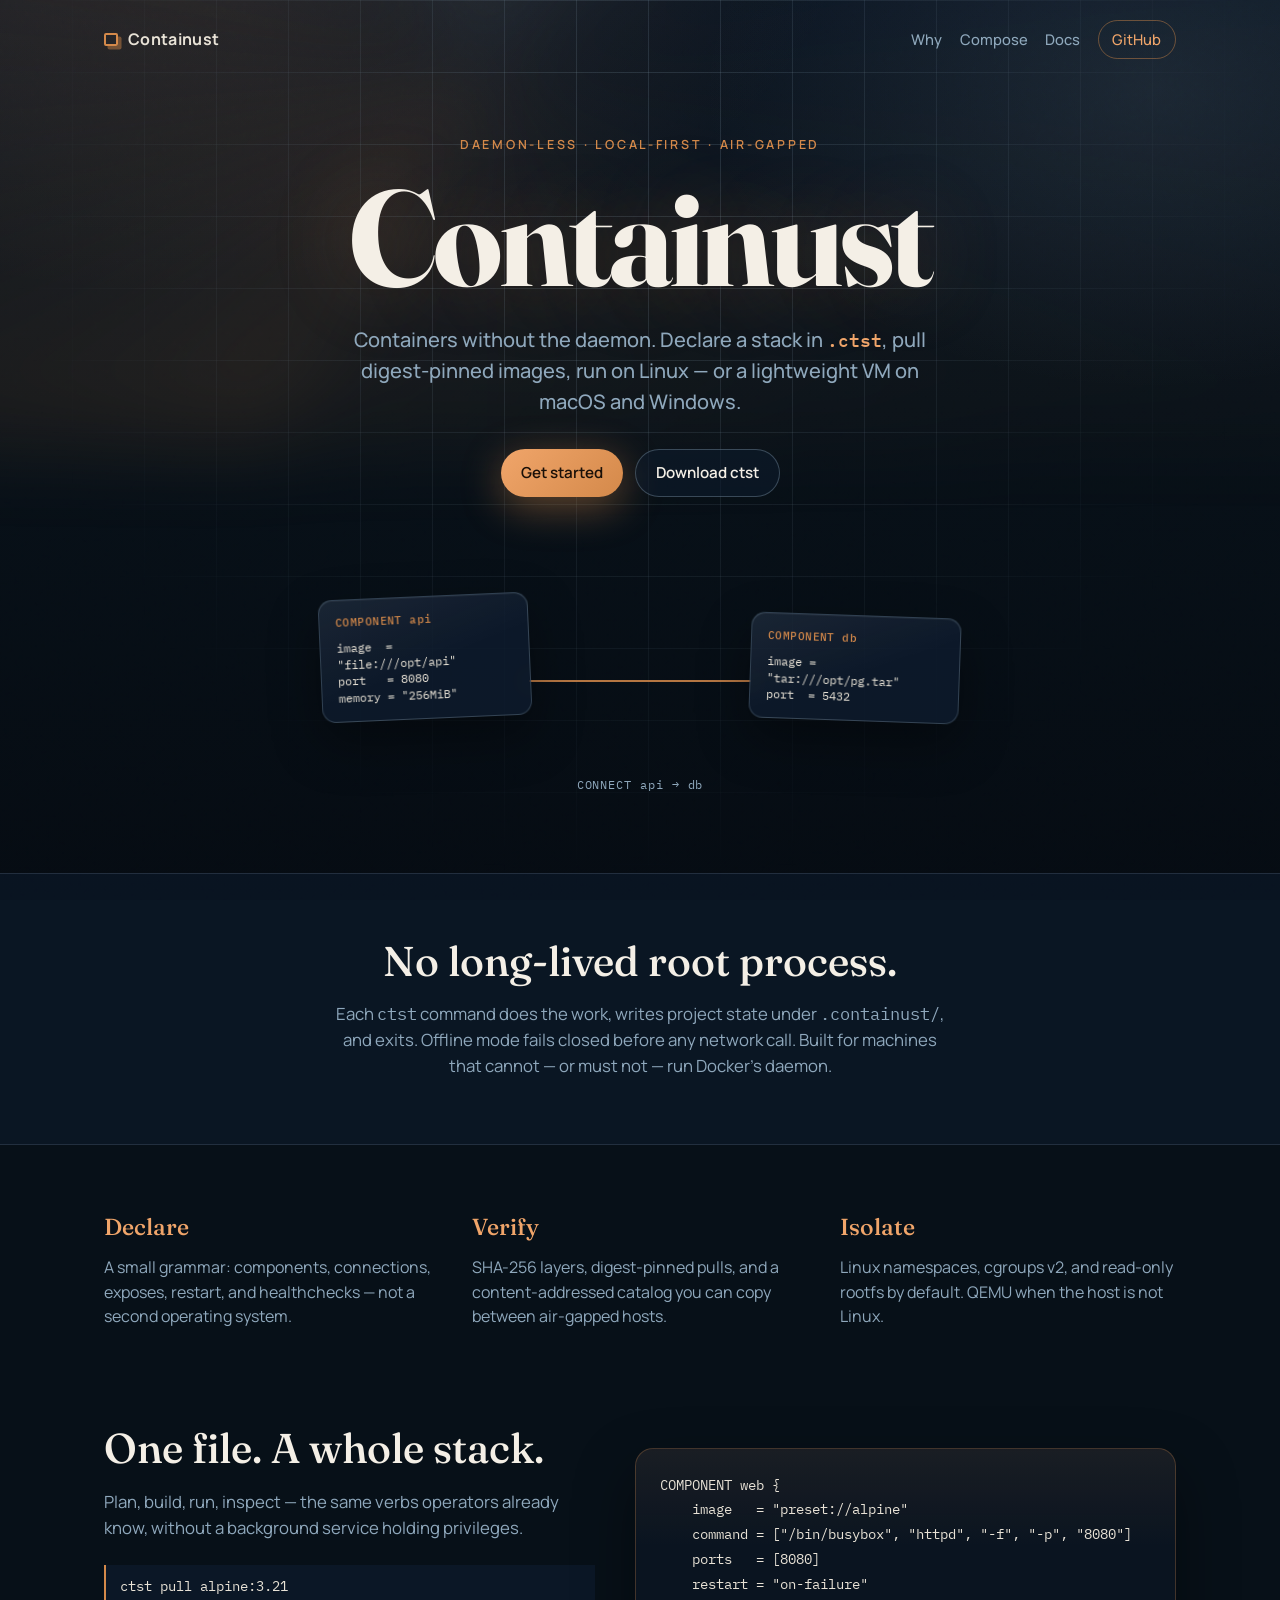
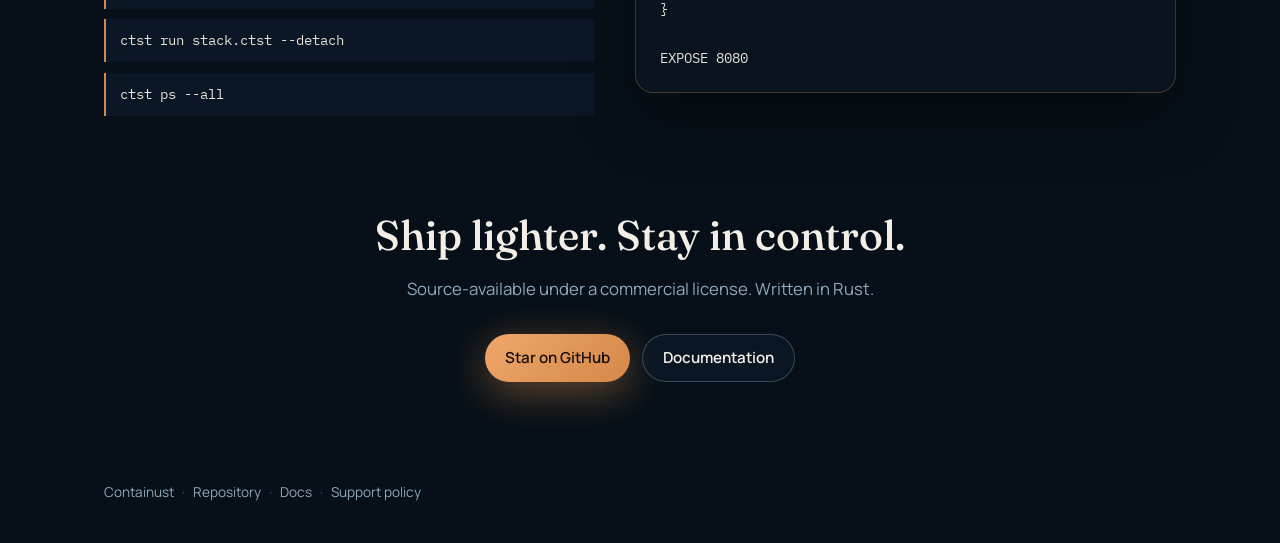
<file: site/index.html>
<!DOCTYPE html>
<html lang="en">
  <head>
    <meta charset="utf-8" />
    <meta name="viewport" content="width=device-width, initial-scale=1" />
    <title>Containust — daemon-less containers</title>
    <meta
      name="description"
      content="Containust is a daemon-less container runtime for local, sovereign, and air-gapped workflows. Compose with .ctst. Run with ctst."
    />
    <link rel="preconnect" href="https://fonts.googleapis.com" />
    <link rel="preconnect" href="https://fonts.gstatic.com" crossorigin />
    <link
      href="https://fonts.googleapis.com/css2?family=Fraunces:opsz,wght@9..144,500;9..144,700&family=IBM+Plex+Mono:wght@400;500&family=Manrope:wght@400;500;600;700&display=swap"
      rel="stylesheet"
    />
    <link rel="stylesheet" href="styles.css" />
  </head>
  <body>
    <div class="atmosphere" aria-hidden="true">
      <div class="aurora"></div>
      <div class="grain"></div>
      <div class="grid"></div>
    </div>

    <header class="top">
      <a class="mark" href="#top" aria-label="Containust home">
        <span class="mark-glyph" aria-hidden="true"></span>
        Containust
      </a>
      <nav class="nav">
        <a href="#why">Why</a>
        <a href="#compose">Compose</a>
        <a href="docs/">Docs</a>
        <a
          class="nav-cta"
          href="https://github.com/RemiPelloux/Containust"
          rel="noopener noreferrer"
          >GitHub</a
        >
      </nav>
    </header>

    <main id="top">
      <section class="hero">
        <p class="eyebrow reveal">Daemon-less · Local-first · Air-gapped</p>
        <h1 class="brand reveal">
          <span class="brand-line">Containust</span>
        </h1>
        <p class="lede reveal">
          Containers without the daemon. Declare a stack in
          <code>.ctst</code>, pull digest-pinned images, run on Linux — or a
          lightweight VM on macOS and Windows.
        </p>
        <div class="cta-row reveal">
          <a class="btn btn-primary" href="docs/">Get started</a>
          <a
            class="btn btn-ghost"
            href="https://github.com/RemiPelloux/Containust/releases/latest"
            rel="noopener noreferrer"
            >Download ctst</a
          >
        </div>

        <div class="stage reveal" aria-hidden="true">
          <svg class="wire" viewBox="0 0 640 220" fill="none">
            <path
              class="wire-path"
              d="M210 110 C 300 110, 340 110, 430 110"
              stroke="currentColor"
              stroke-width="2"
              stroke-linecap="round"
            />
            <circle class="wire-pulse" cx="210" cy="110" r="4" />
          </svg>
          <article class="node node-a">
            <header>COMPONENT api</header>
            <pre>image  = "file:///opt/api"
port   = 8080
memory = "256MiB"</pre>
          </article>
          <article class="node node-b">
            <header>COMPONENT db</header>
            <pre>image = "tar:///opt/pg.tar"
port  = 5432</pre>
          </article>
          <p class="connect-label">CONNECT api → db</p>
        </div>
      </section>

      <section class="band" id="why">
        <div class="band-inner">
          <h2>No long-lived root process.</h2>
          <p>
            Each <code>ctst</code> command does the work, writes project state
            under <code>.containust/</code>, and exits. Offline mode fails closed
            before any network call. Built for machines that cannot — or must
            not — run Docker’s daemon.
          </p>
        </div>
      </section>

      <section class="pillars">
        <article>
          <h3>Declare</h3>
          <p>
            A small grammar: components, connections, exposes, restart, and
            healthchecks — not a second operating system.
          </p>
        </article>
        <article>
          <h3>Verify</h3>
          <p>
            SHA-256 layers, digest-pinned pulls, and a content-addressed catalog
            you can copy between air-gapped hosts.
          </p>
        </article>
        <article>
          <h3>Isolate</h3>
          <p>
            Linux namespaces, cgroups v2, and read-only rootfs by default. QEMU
            when the host is not Linux.
          </p>
        </article>
      </section>

      <section class="compose" id="compose">
        <div class="compose-copy">
          <h2>One file. A whole stack.</h2>
          <p>
            Plan, build, run, inspect — the same verbs operators already know,
            without a background service holding privileges.
          </p>
          <ol class="steps">
            <li><code>ctst pull alpine:3.21</code></li>
            <li><code>ctst run stack.ctst --detach</code></li>
            <li><code>ctst ps --all</code></li>
          </ol>
        </div>
        <pre class="sheet" tabindex="0"><code>COMPONENT web {
    image   = "preset://alpine"
    command = ["/bin/busybox", "httpd", "-f", "-p", "8080"]
    ports   = [8080]
    restart = "on-failure"
}

EXPOSE 8080</code></pre>
      </section>

      <section class="close">
        <h2>Ship lighter. Stay in control.</h2>
        <p>Source-available under a commercial license. Written in Rust.</p>
        <div class="cta-row">
          <a
            class="btn btn-primary"
            href="https://github.com/RemiPelloux/Containust"
            rel="noopener noreferrer"
            >Star on GitHub</a
          >
          <a class="btn btn-ghost" href="docs/">Documentation</a>
        </div>
      </section>
    </main>

    <footer class="foot">
      <span>Containust</span>
      <span class="sep" aria-hidden="true">·</span>
      <a href="../README.md">Repository</a>
      <span class="sep" aria-hidden="true">·</span>
      <a href="docs/">Docs</a>
      <span class="sep" aria-hidden="true">·</span>
      <a href="../docs/SUPPORT_POLICY.md">Support policy</a>
    </footer>

    <script src="main.js"></script>
  </body>
</html>
</file>
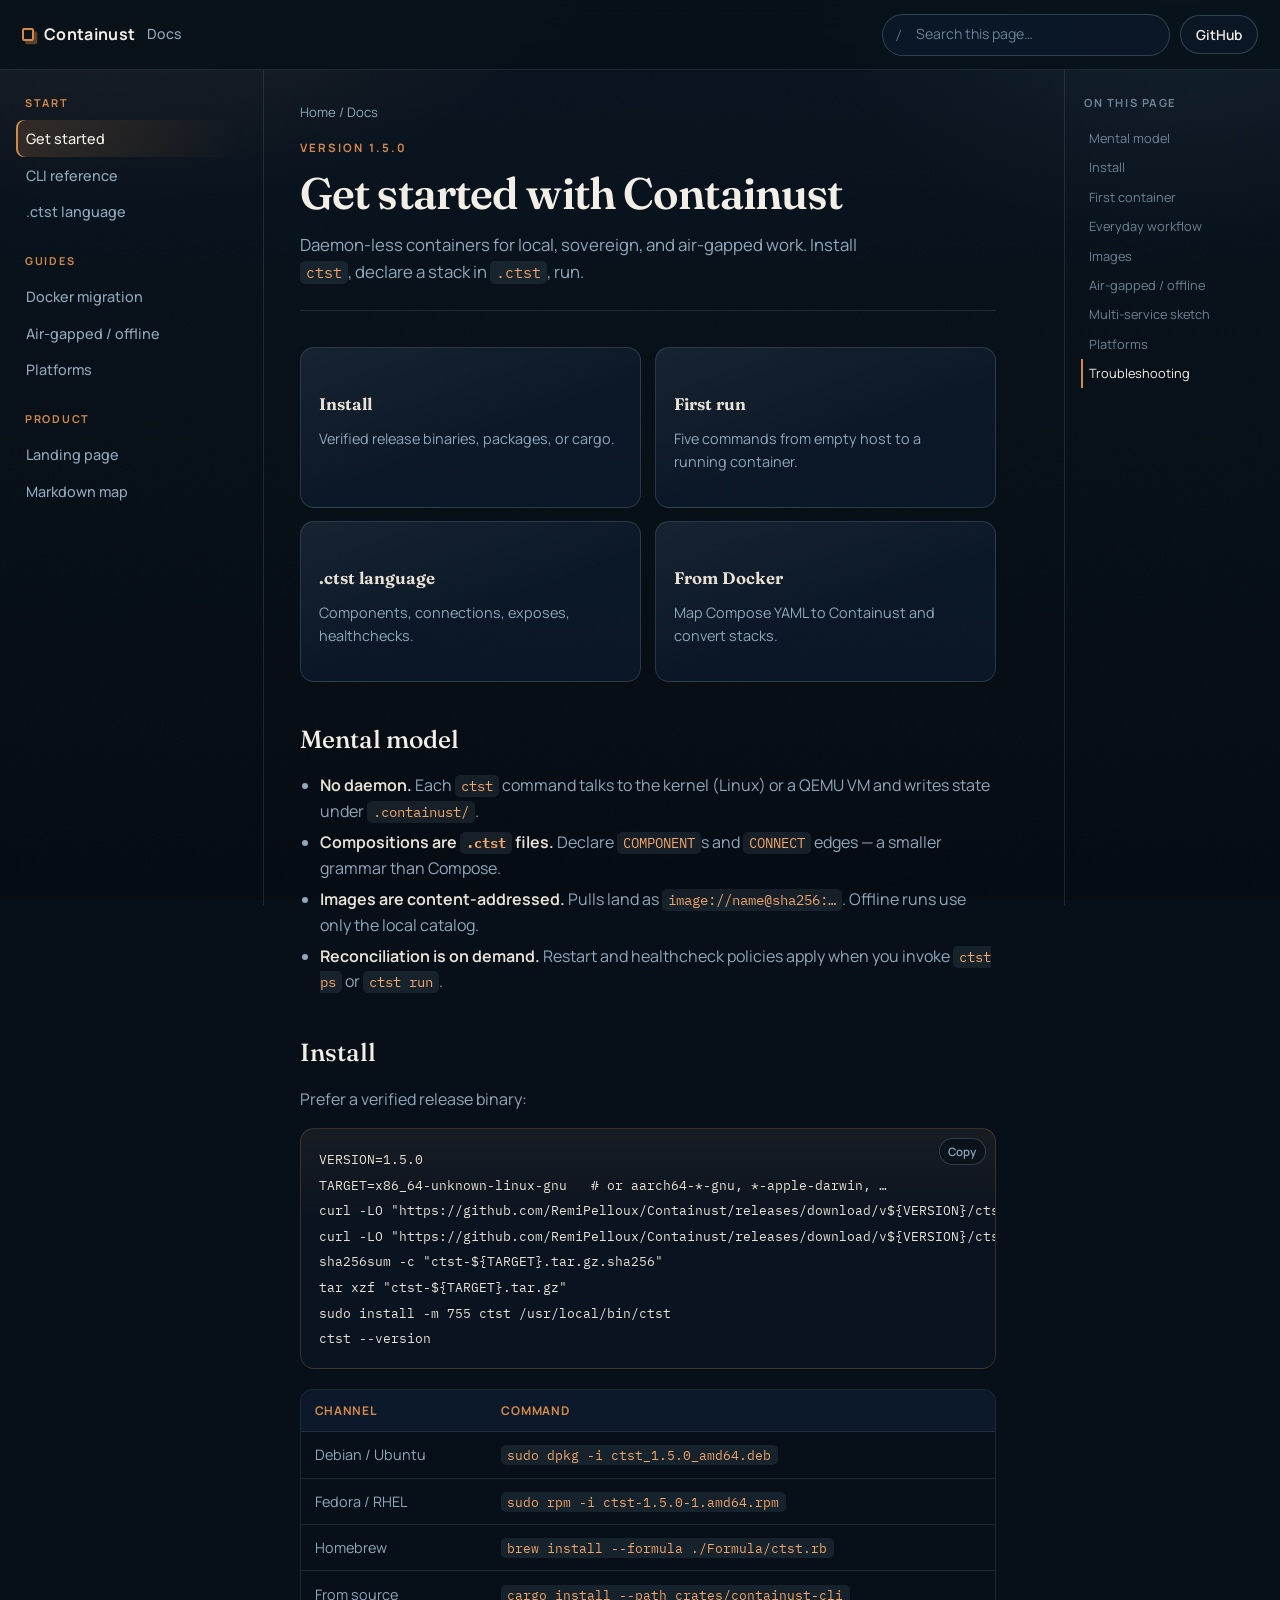
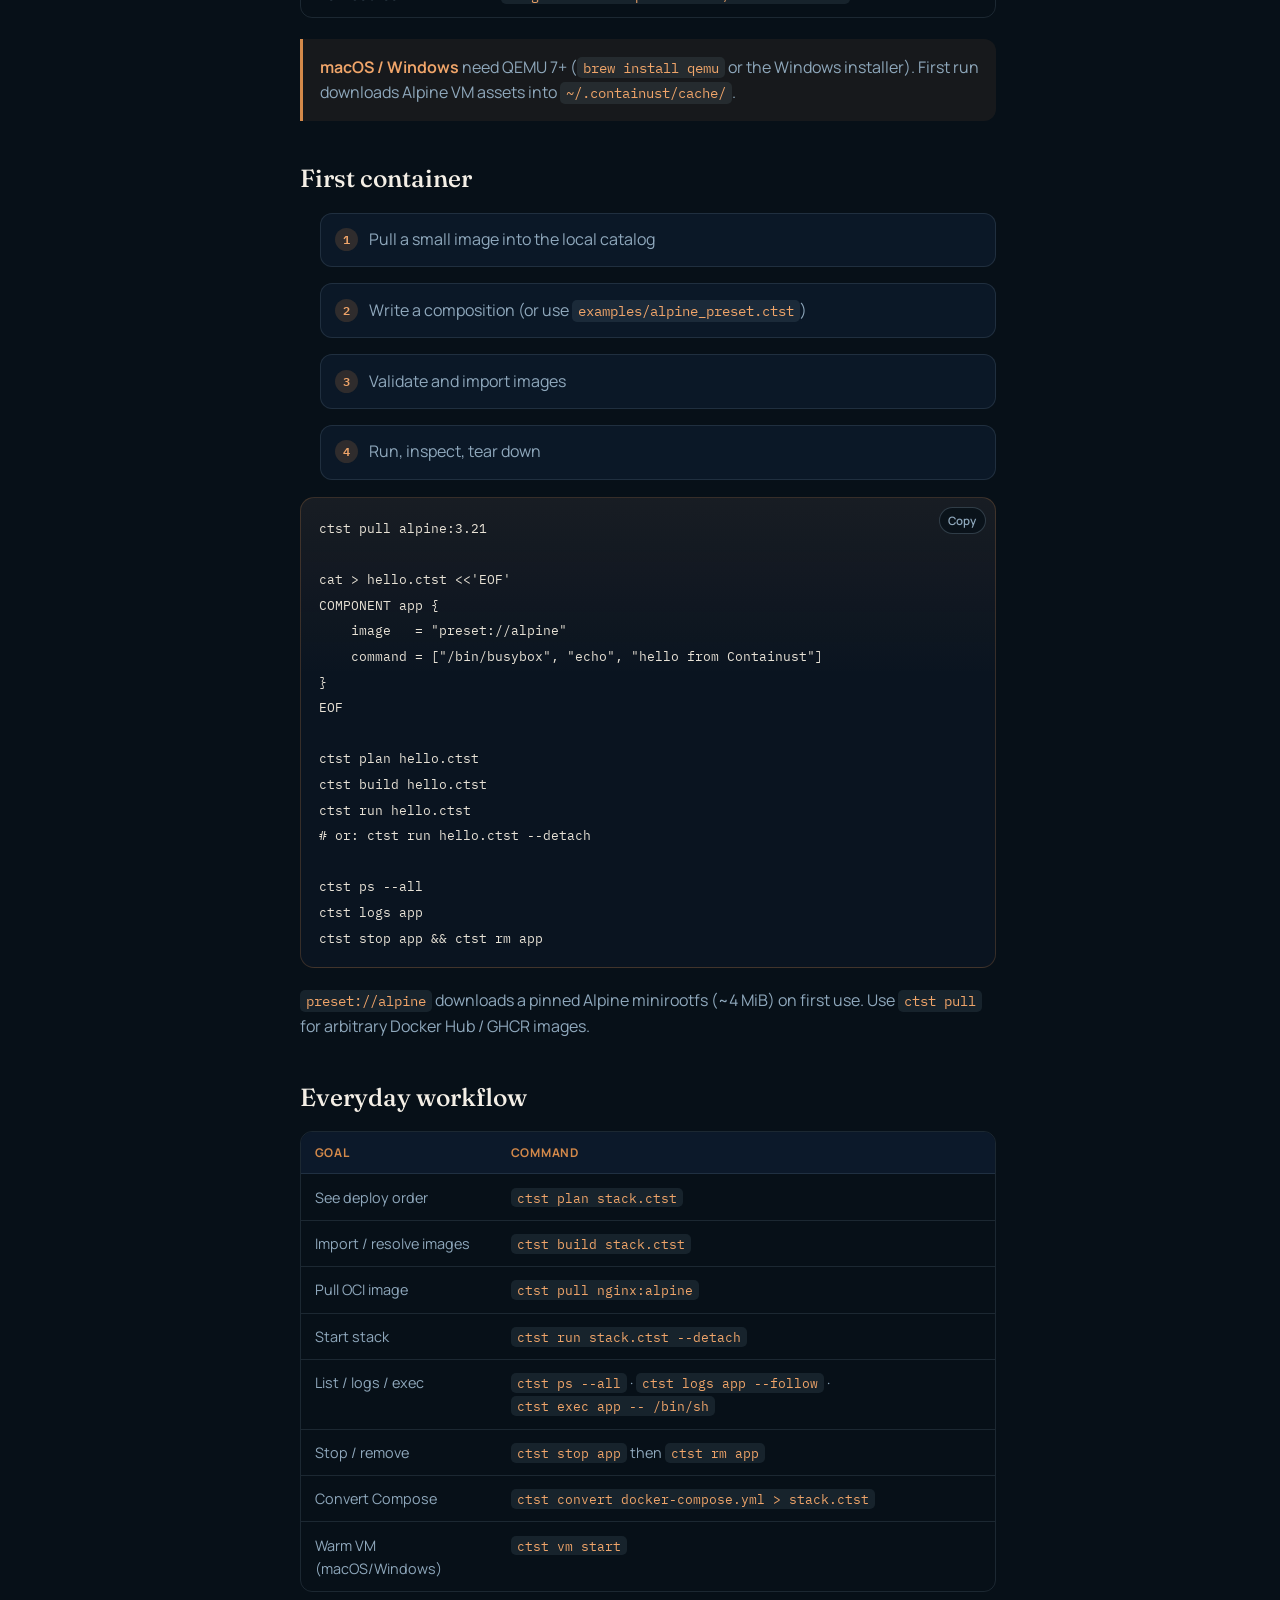
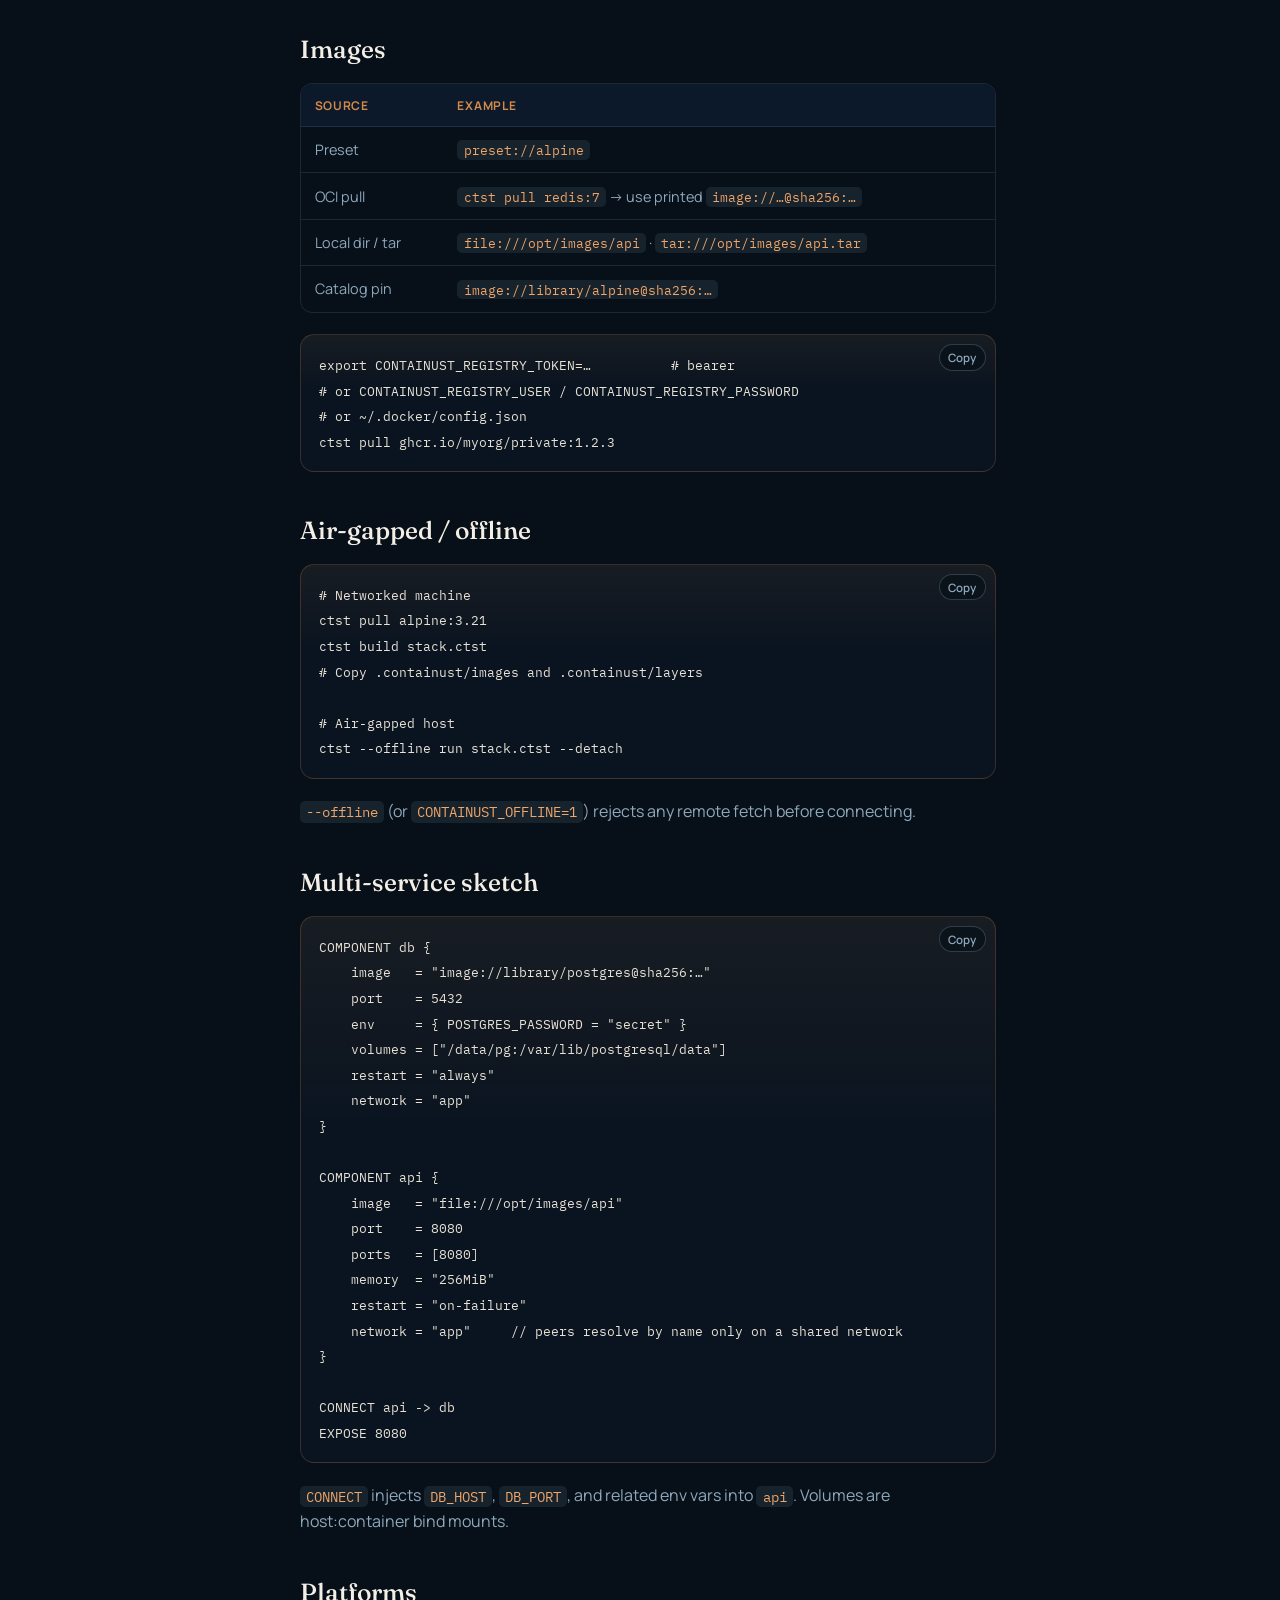
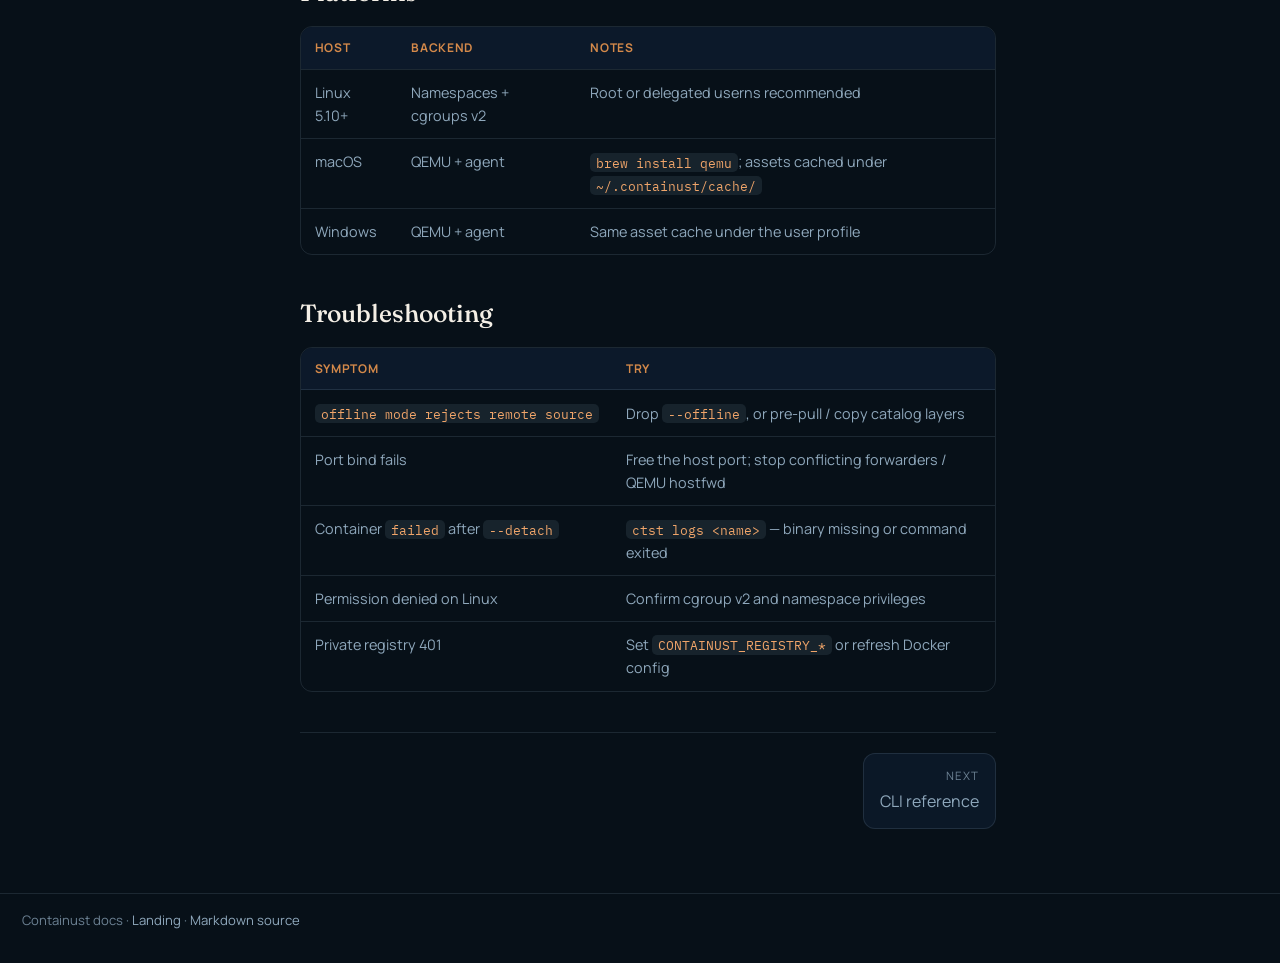
<file: site/docs/index.html>
<!DOCTYPE html>
<html lang="en">
  <head>
    <meta charset="utf-8" />
    <meta name="viewport" content="width=device-width, initial-scale=1" />
    <title>Docs — Containust</title>
    <meta
      name="description"
      content="Containust documentation: install ctst, write .ctst compositions, run daemon-less containers."
    />
    <link rel="preconnect" href="https://fonts.googleapis.com" />
    <link rel="preconnect" href="https://fonts.gstatic.com" crossorigin />
    <link
      href="https://fonts.googleapis.com/css2?family=Fraunces:opsz,wght@9..144,500;9..144,700&family=IBM+Plex+Mono:wght@400;500&family=Manrope:wght@400;500;600;700&display=swap"
      rel="stylesheet"
    />
    <link rel="stylesheet" href="docs.css" />
  </head>
  <body>
    <div class="atmosphere" aria-hidden="true"><div class="grain"></div></div>

    <header class="top">
      <a class="mark" href="../index.html">
        <span class="mark-glyph" aria-hidden="true"></span>
        Containust
        <span class="mark-sub">Docs</span>
      </a>
      <div class="top-actions">
        <label class="search-wrap">
          <span class="visually-hidden" hidden>Search this page</span>
          <input type="search" data-doc-search placeholder="Search this page…" />
        </label>
        <button class="menu-toggle" type="button" data-menu-toggle aria-expanded="false" aria-label="Open navigation">☰</button>
        <a class="btn btn-ghost" href="https://github.com/RemiPelloux/Containust" rel="noopener noreferrer">GitHub</a>
      </div>
    </header>

    <div class="shell">
      <aside class="side" aria-label="Documentation">
        <div class="nav-group">
          <p class="nav-label">Start</p>
          <a class="active" href="index.html">Get started</a>
          <a href="cli.html">CLI reference</a>
          <a href="language.html">.ctst language</a>
        </div>
        <div class="nav-group">
          <p class="nav-label">Guides</p>
          <a href="migrate.html">Docker migration</a>
          <a href="index.html#offline">Air-gapped / offline</a>
          <a href="index.html#platforms">Platforms</a>
        </div>
        <div class="nav-group">
          <p class="nav-label">Product</p>
          <a href="../index.html">Landing page</a>
          <a href="../../docs/README.md">Markdown map</a>
        </div>
      </aside>

      <main class="content">
        <p class="crumb"><a href="../index.html">Home</a> / Docs</p>

        <header class="doc-hero">
          <p class="eyebrow">Version 1.5.0</p>
          <h1>Get started with Containust</h1>
          <p class="lede">
            Daemon-less containers for local, sovereign, and air-gapped work.
            Install <code>ctst</code>, declare a stack in <code>.ctst</code>, run.
          </p>
        </header>

        <div class="cards">
          <a class="card" href="#install" data-searchable="install binary release homebrew">
            <h3>Install</h3>
            <p>Verified release binaries, packages, or cargo.</p>
          </a>
          <a class="card" href="#first-run" data-searchable="first container quick start pull run">
            <h3>First run</h3>
            <p>Five commands from empty host to a running container.</p>
          </a>
          <a class="card" href="language.html" data-searchable="ctst language component connect">
            <h3>.ctst language</h3>
            <p>Components, connections, exposes, healthchecks.</p>
          </a>
          <a class="card" href="migrate.html" data-searchable="docker compose migration convert">
            <h3>From Docker</h3>
            <p>Map Compose YAML to Containust and convert stacks.</p>
          </a>
        </div>

        <h2 id="mental-model">Mental model</h2>
        <ul data-searchable="daemon state catalog offline">
          <li><strong>No daemon.</strong> Each <code>ctst</code> command talks to the kernel (Linux) or a QEMU VM and writes state under <code>.containust/</code>.</li>
          <li><strong>Compositions are <code>.ctst</code> files.</strong> Declare <code>COMPONENT</code>s and <code>CONNECT</code> edges — a smaller grammar than Compose.</li>
          <li><strong>Images are content-addressed.</strong> Pulls land as <code>image://name@sha256:…</code>. Offline runs use only the local catalog.</li>
          <li><strong>Reconciliation is on demand.</strong> Restart and healthcheck policies apply when you invoke <code>ctst ps</code> or <code>ctst run</code>.</li>
        </ul>

        <h2 id="install">Install</h2>
        <p data-searchable="install release tarball sha256">Prefer a verified release binary:</p>
        <div class="codeblock">
          <pre><code>VERSION=1.5.0
TARGET=x86_64-unknown-linux-gnu   # or aarch64-*-gnu, *-apple-darwin, …
curl -LO "https://github.com/RemiPelloux/Containust/releases/download/v${VERSION}/ctst-${TARGET}.tar.gz"
curl -LO "https://github.com/RemiPelloux/Containust/releases/download/v${VERSION}/ctst-${TARGET}.tar.gz.sha256"
sha256sum -c "ctst-${TARGET}.tar.gz.sha256"
tar xzf "ctst-${TARGET}.tar.gz"
sudo install -m 755 ctst /usr/local/bin/ctst
ctst --version</code></pre>
        </div>

        <div class="table-wrap" data-searchable="deb rpm homebrew cargo install">
          <table>
            <thead>
              <tr>
                <th>Channel</th>
                <th>Command</th>
              </tr>
            </thead>
            <tbody>
              <tr>
                <td>Debian / Ubuntu</td>
                <td><code>sudo dpkg -i ctst_1.5.0_amd64.deb</code></td>
              </tr>
              <tr>
                <td>Fedora / RHEL</td>
                <td><code>sudo rpm -i ctst-1.5.0-1.amd64.rpm</code></td>
              </tr>
              <tr>
                <td>Homebrew</td>
                <td><code>brew install --formula ./Formula/ctst.rb</code></td>
              </tr>
              <tr>
                <td>From source</td>
                <td><code>cargo install --path crates/containust-cli</code></td>
              </tr>
            </tbody>
          </table>
        </div>
        <div class="callout">
          <strong>macOS / Windows</strong> need QEMU 7+ (<code>brew install qemu</code> or the Windows installer).
          First run downloads Alpine VM assets into <code>~/.containust/cache/</code>.
        </div>

        <h2 id="first-run">First container</h2>
        <ol class="steps" data-searchable="pull alpine plan build run logs">
          <li>Pull a small image into the local catalog</li>
          <li>Write a composition (or use <code>examples/alpine_preset.ctst</code>)</li>
          <li>Validate and import images</li>
          <li>Run, inspect, tear down</li>
        </ol>
        <div class="codeblock">
          <pre><code>ctst pull alpine:3.21

cat > hello.ctst <<'EOF'
COMPONENT app {
    image   = "preset://alpine"
    command = ["/bin/busybox", "echo", "hello from Containust"]
}
EOF

ctst plan hello.ctst
ctst build hello.ctst
ctst run hello.ctst
# or: ctst run hello.ctst --detach

ctst ps --all
ctst logs app
ctst stop app && ctst rm app</code></pre>
        </div>
        <p>
          <code>preset://alpine</code> downloads a pinned Alpine minirootfs (~4&nbsp;MiB) on first use.
          Use <code>ctst pull</code> for arbitrary Docker Hub / GHCR images.
        </p>

        <h2 id="workflow">Everyday workflow</h2>
        <div class="table-wrap" data-searchable="plan build pull images ps logs exec convert vm">
          <table>
            <thead>
              <tr>
                <th>Goal</th>
                <th>Command</th>
              </tr>
            </thead>
            <tbody>
              <tr>
                <td>See deploy order</td>
                <td><code>ctst plan stack.ctst</code></td>
              </tr>
              <tr>
                <td>Import / resolve images</td>
                <td><code>ctst build stack.ctst</code></td>
              </tr>
              <tr>
                <td>Pull OCI image</td>
                <td><code>ctst pull nginx:alpine</code></td>
              </tr>
              <tr>
                <td>Start stack</td>
                <td><code>ctst run stack.ctst --detach</code></td>
              </tr>
              <tr>
                <td>List / logs / exec</td>
                <td><code>ctst ps --all</code> · <code>ctst logs app --follow</code> · <code>ctst exec app -- /bin/sh</code></td>
              </tr>
              <tr>
                <td>Stop / remove</td>
                <td><code>ctst stop app</code> then <code>ctst rm app</code></td>
              </tr>
              <tr>
                <td>Convert Compose</td>
                <td><code>ctst convert docker-compose.yml &gt; stack.ctst</code></td>
              </tr>
              <tr>
                <td>Warm VM (macOS/Windows)</td>
                <td><code>ctst vm start</code></td>
              </tr>
            </tbody>
          </table>
        </div>

        <h2 id="images">Images</h2>
        <div class="table-wrap" data-searchable="preset oci file tar image digest catalog">
          <table>
            <thead>
              <tr>
                <th>Source</th>
                <th>Example</th>
              </tr>
            </thead>
            <tbody>
              <tr>
                <td>Preset</td>
                <td><code>preset://alpine</code></td>
              </tr>
              <tr>
                <td>OCI pull</td>
                <td><code>ctst pull redis:7</code> → use printed <code>image://…@sha256:…</code></td>
              </tr>
              <tr>
                <td>Local dir / tar</td>
                <td><code>file:///opt/images/api</code> · <code>tar:///opt/images/api.tar</code></td>
              </tr>
              <tr>
                <td>Catalog pin</td>
                <td><code>image://library/alpine@sha256:…</code></td>
              </tr>
            </tbody>
          </table>
        </div>
        <div class="codeblock">
          <pre><code>export CONTAINUST_REGISTRY_TOKEN=…          # bearer
# or CONTAINUST_REGISTRY_USER / CONTAINUST_REGISTRY_PASSWORD
# or ~/.docker/config.json
ctst pull ghcr.io/myorg/private:1.2.3</code></pre>
        </div>

        <h2 id="offline">Air-gapped / offline</h2>
        <div class="codeblock">
          <pre><code># Networked machine
ctst pull alpine:3.21
ctst build stack.ctst
# Copy .containust/images and .containust/layers

# Air-gapped host
ctst --offline run stack.ctst --detach</code></pre>
        </div>
        <p>
          <code>--offline</code> (or <code>CONTAINUST_OFFLINE=1</code>) rejects any remote fetch before connecting.
        </p>

        <h2 id="compose-sketch">Multi-service sketch</h2>
        <div class="codeblock">
          <pre><code>COMPONENT db {
    image   = "image://library/postgres@sha256:…"
    port    = 5432
    env     = { POSTGRES_PASSWORD = "secret" }
    volumes = ["/data/pg:/var/lib/postgresql/data"]
    restart = "always"
    network = "app"
}

COMPONENT api {
    image   = "file:///opt/images/api"
    port    = 8080
    ports   = [8080]
    memory  = "256MiB"
    restart = "on-failure"
    network = "app"     // peers resolve by name only on a shared network
}

CONNECT api -> db
EXPOSE 8080</code></pre>
        </div>
        <p>
          <code>CONNECT</code> injects <code>DB_HOST</code>, <code>DB_PORT</code>, and related env vars into
          <code>api</code>. Volumes are host:container bind mounts.
        </p>

        <h2 id="platforms">Platforms</h2>
        <div class="table-wrap" data-searchable="linux macos windows qemu namespaces cgroups">
          <table>
            <thead>
              <tr>
                <th>Host</th>
                <th>Backend</th>
                <th>Notes</th>
              </tr>
            </thead>
            <tbody>
              <tr>
                <td>Linux 5.10+</td>
                <td>Namespaces + cgroups v2</td>
                <td>Root or delegated userns recommended</td>
              </tr>
              <tr>
                <td>macOS</td>
                <td>QEMU + agent</td>
                <td><code>brew install qemu</code>; assets cached under <code>~/.containust/cache/</code></td>
              </tr>
              <tr>
                <td>Windows</td>
                <td>QEMU + agent</td>
                <td>Same asset cache under the user profile</td>
              </tr>
            </tbody>
          </table>
        </div>

        <h2 id="troubleshoot">Troubleshooting</h2>
        <div class="table-wrap" data-searchable="offline port failed permission registry stale">
          <table>
            <thead>
              <tr>
                <th>Symptom</th>
                <th>Try</th>
              </tr>
            </thead>
            <tbody>
              <tr>
                <td><code>offline mode rejects remote source</code></td>
                <td>Drop <code>--offline</code>, or pre-pull / copy catalog layers</td>
              </tr>
              <tr>
                <td>Port bind fails</td>
                <td>Free the host port; stop conflicting forwarders / QEMU hostfwd</td>
              </tr>
              <tr>
                <td>Container <code>failed</code> after <code>--detach</code></td>
                <td><code>ctst logs &lt;name&gt;</code> — binary missing or command exited</td>
              </tr>
              <tr>
                <td>Permission denied on Linux</td>
                <td>Confirm cgroup v2 and namespace privileges</td>
              </tr>
              <tr>
                <td>Private registry 401</td>
                <td>Set <code>CONTAINUST_REGISTRY_*</code> or refresh Docker config</td>
              </tr>
            </tbody>
          </table>
        </div>

        <nav class="pager">
          <a class="next" href="cli.html">
            <span>Next</span>
            CLI reference
          </a>
        </nav>
      </main>

      <aside class="toc" data-toc aria-label="On this page"></aside>
    </div>

    <footer class="foot">
      Containust docs ·
      <a href="../index.html">Landing</a> ·
      <a href="../../docs/HowToUse.md">Markdown source</a>
    </footer>

    <script src="docs.js"></script>
  </body>
</html>
</file>
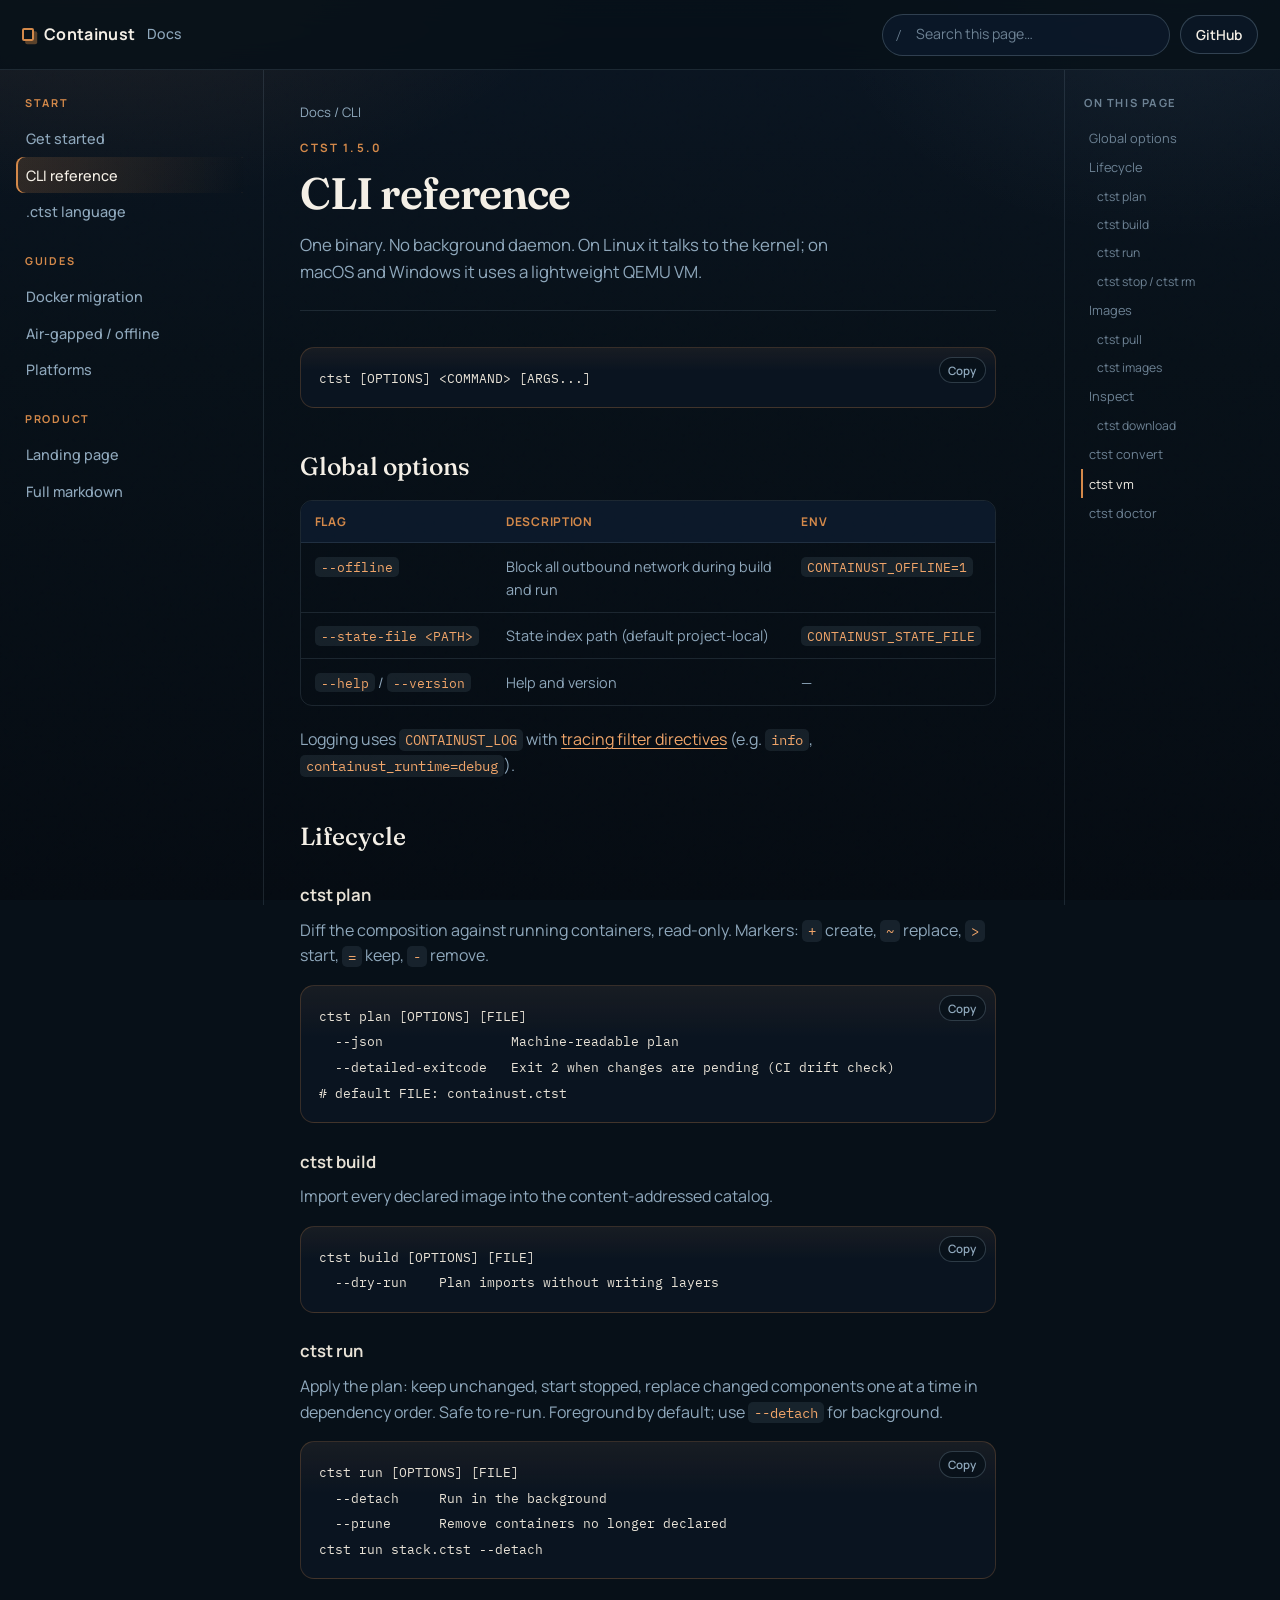
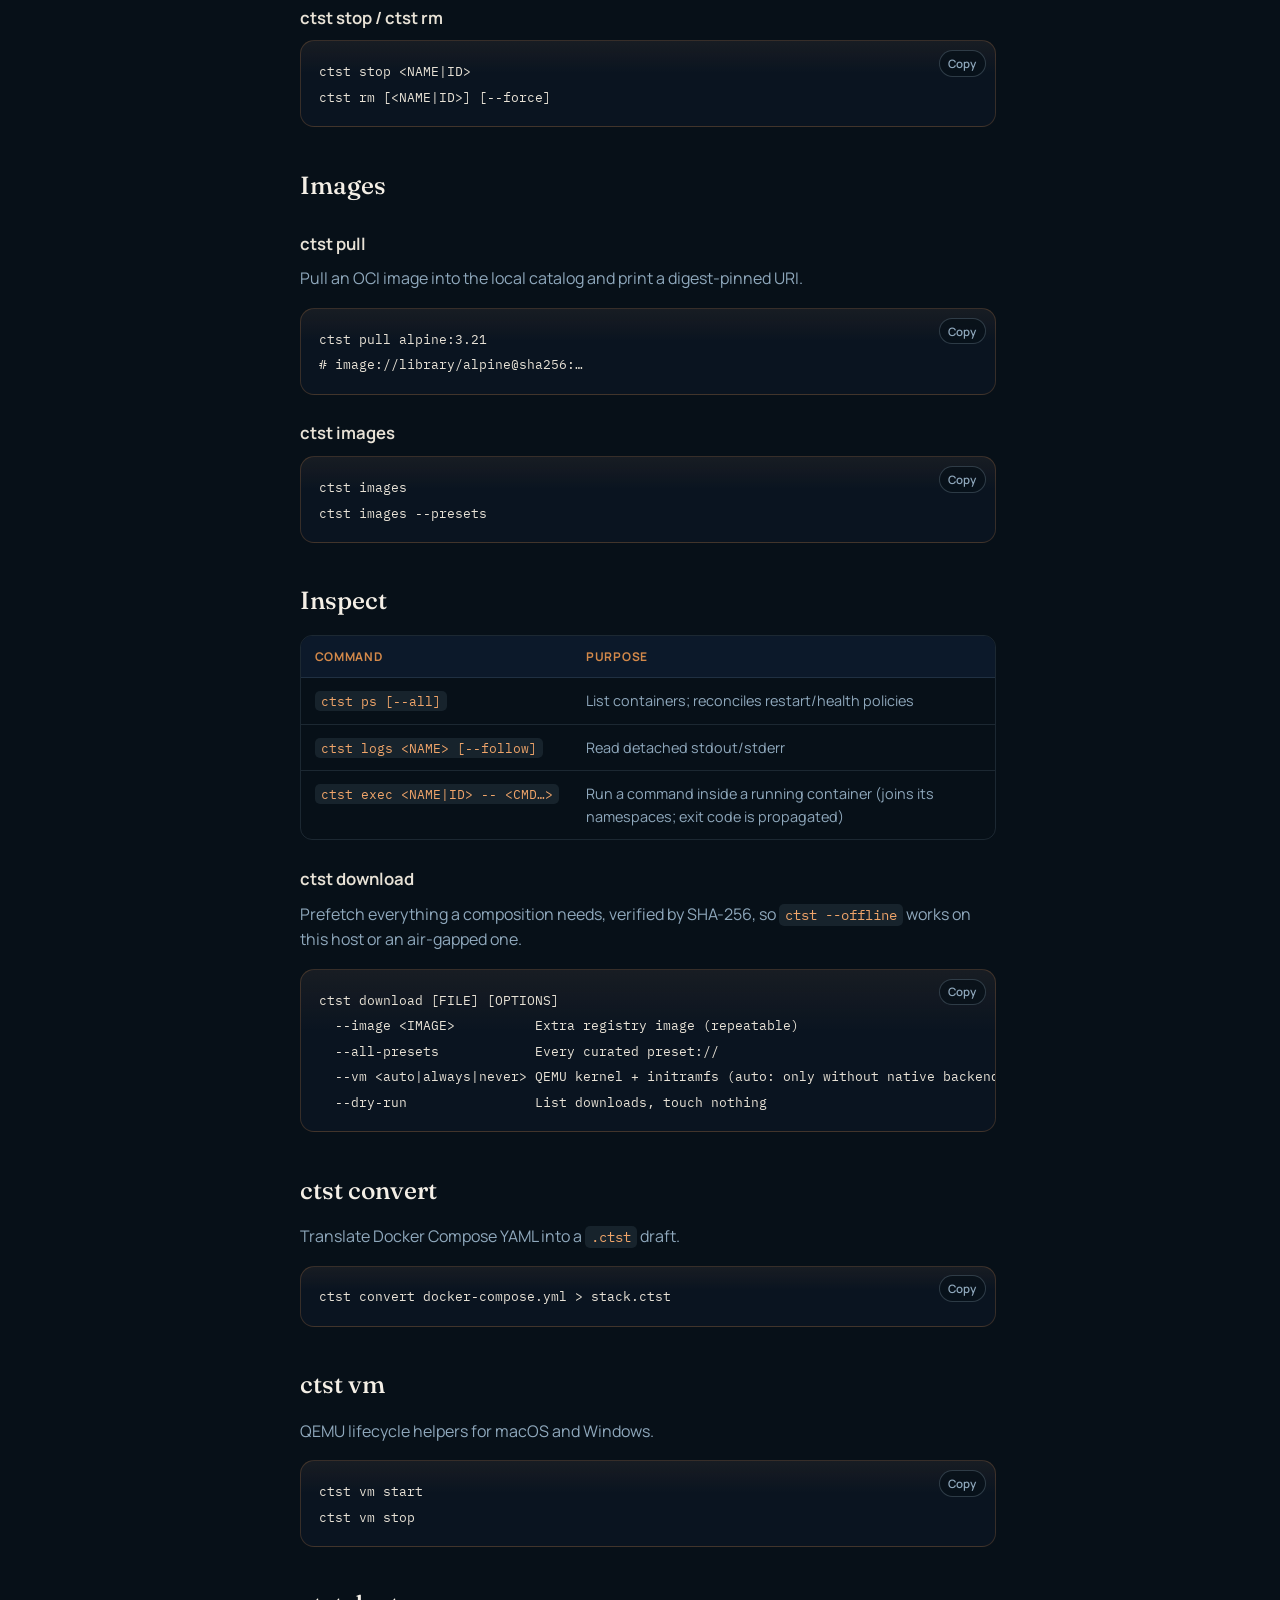
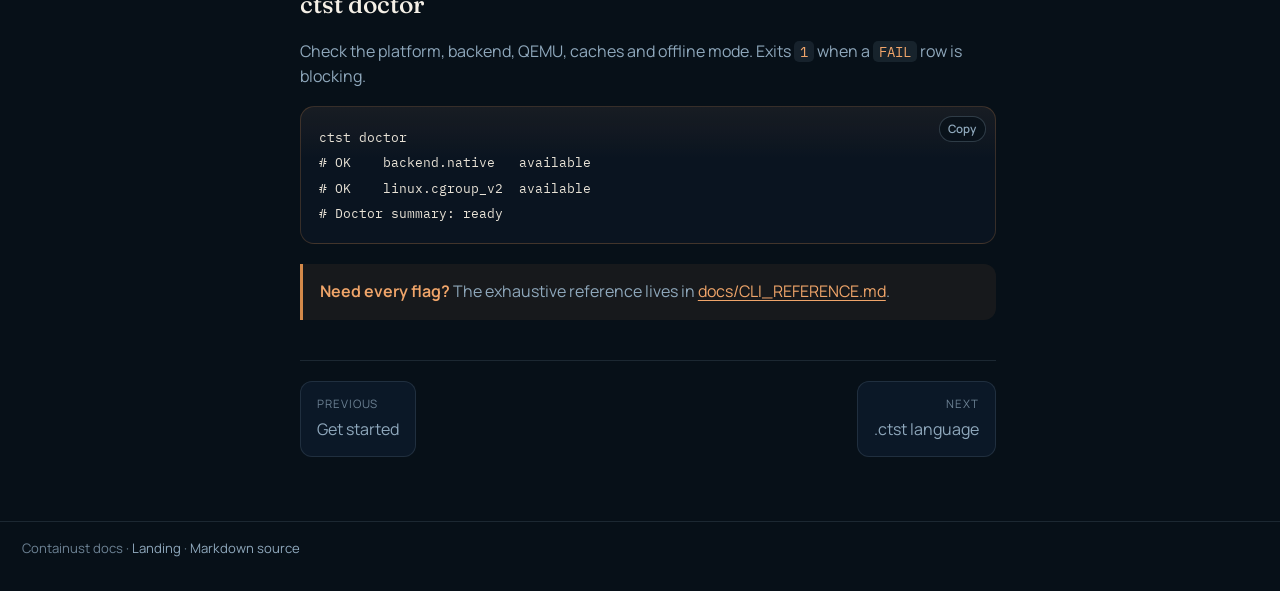
<file: site/docs/cli.html>
<!DOCTYPE html>
<html lang="en">
  <head>
    <meta charset="utf-8" />
    <meta name="viewport" content="width=device-width, initial-scale=1" />
    <title>CLI reference — Containust Docs</title>
    <meta name="description" content="ctst command reference: plan, build, run, pull, download, ps, logs, exec, convert, vm, doctor." />
    <link rel="preconnect" href="https://fonts.googleapis.com" />
    <link rel="preconnect" href="https://fonts.gstatic.com" crossorigin />
    <link
      href="https://fonts.googleapis.com/css2?family=Fraunces:opsz,wght@9..144,500;9..144,700&family=IBM+Plex+Mono:wght@400;500&family=Manrope:wght@400;500;600;700&display=swap"
      rel="stylesheet"
    />
    <link rel="stylesheet" href="docs.css" />
  </head>
  <body>
    <div class="atmosphere" aria-hidden="true"><div class="grain"></div></div>

    <header class="top">
      <a class="mark" href="../index.html">
        <span class="mark-glyph" aria-hidden="true"></span>
        Containust
        <span class="mark-sub">Docs</span>
      </a>
      <div class="top-actions">
        <label class="search-wrap">
          <input type="search" data-doc-search placeholder="Search this page…" />
        </label>
        <button class="menu-toggle" type="button" data-menu-toggle aria-expanded="false" aria-label="Open navigation">☰</button>
        <a class="btn btn-ghost" href="https://github.com/RemiPelloux/Containust" rel="noopener noreferrer">GitHub</a>
      </div>
    </header>

    <div class="shell">
      <aside class="side" aria-label="Documentation">
        <div class="nav-group">
          <p class="nav-label">Start</p>
          <a href="index.html">Get started</a>
          <a class="active" href="cli.html">CLI reference</a>
          <a href="language.html">.ctst language</a>
        </div>
        <div class="nav-group">
          <p class="nav-label">Guides</p>
          <a href="migrate.html">Docker migration</a>
          <a href="index.html#offline">Air-gapped / offline</a>
          <a href="index.html#platforms">Platforms</a>
        </div>
        <div class="nav-group">
          <p class="nav-label">Product</p>
          <a href="../index.html">Landing page</a>
          <a href="../../docs/CLI_REFERENCE.md">Full markdown</a>
        </div>
      </aside>

      <main class="content">
        <p class="crumb"><a href="index.html">Docs</a> / CLI</p>

        <header class="doc-hero">
          <p class="eyebrow">ctst 1.5.0</p>
          <h1>CLI reference</h1>
          <p class="lede">
            One binary. No background daemon. On Linux it talks to the kernel;
            on macOS and Windows it uses a lightweight QEMU VM.
          </p>
        </header>

        <div class="codeblock">
          <pre><code>ctst [OPTIONS] &lt;COMMAND&gt; [ARGS...]</code></pre>
        </div>

        <h2 id="global">Global options</h2>
        <div class="table-wrap" data-searchable="offline state-file CONTAINUST_OFFLINE CONTAINUST_STATE_FILE">
          <table>
            <thead>
              <tr>
                <th>Flag</th>
                <th>Description</th>
                <th>Env</th>
              </tr>
            </thead>
            <tbody>
              <tr>
                <td><code>--offline</code></td>
                <td>Block all outbound network during build and run</td>
                <td><code>CONTAINUST_OFFLINE=1</code></td>
              </tr>
              <tr>
                <td><code>--state-file &lt;PATH&gt;</code></td>
                <td>State index path (default project-local)</td>
                <td><code>CONTAINUST_STATE_FILE</code></td>
              </tr>
              <tr>
                <td><code>--help</code> / <code>--version</code></td>
                <td>Help and version</td>
                <td>—</td>
              </tr>
            </tbody>
          </table>
        </div>
        <p>
          Logging uses <code>CONTAINUST_LOG</code> with
          <a href="https://docs.rs/tracing-subscriber/latest/tracing_subscriber/filter/struct.EnvFilter.html" rel="noopener noreferrer">tracing filter directives</a>
          (e.g. <code>info</code>, <code>containust_runtime=debug</code>).
        </p>

        <h2 id="lifecycle">Lifecycle</h2>

        <h3 id="plan">ctst plan</h3>
        <p data-searchable="plan validate graph diff drift json">Diff the composition against running containers, read-only. Markers: <code>+</code> create, <code>~</code> replace, <code>&gt;</code> start, <code>=</code> keep, <code>-</code> remove.</p>
        <div class="codeblock">
          <pre><code>ctst plan [OPTIONS] [FILE]
  --json                Machine-readable plan
  --detailed-exitcode   Exit 2 when changes are pending (CI drift check)
# default FILE: containust.ctst</code></pre>
        </div>

        <h3 id="build">ctst build</h3>
        <p data-searchable="build import dry-run layers catalog">Import every declared image into the content-addressed catalog.</p>
        <div class="codeblock">
          <pre><code>ctst build [OPTIONS] [FILE]
  --dry-run    Plan imports without writing layers</code></pre>
        </div>

        <h3 id="run">ctst run</h3>
        <p data-searchable="run detach start stack apply prune idempotent">Apply the plan: keep unchanged, start stopped, replace changed components one at a time in dependency order. Safe to re-run. Foreground by default; use <code>--detach</code> for background.</p>
        <div class="codeblock">
          <pre><code>ctst run [OPTIONS] [FILE]
  --detach     Run in the background
  --prune      Remove containers no longer declared
ctst run stack.ctst --detach</code></pre>
        </div>

        <h3 id="stop-rm">ctst stop / ctst rm</h3>
        <div class="codeblock">
          <pre><code>ctst stop &lt;NAME|ID&gt;
ctst rm [&lt;NAME|ID&gt;] [--force]</code></pre>
        </div>

        <h2 id="images-cmd">Images</h2>

        <h3 id="pull">ctst pull</h3>
        <p data-searchable="pull oci docker hub ghcr digest">Pull an OCI image into the local catalog and print a digest-pinned URI.</p>
        <div class="codeblock">
          <pre><code>ctst pull alpine:3.21
# image://library/alpine@sha256:…</code></pre>
        </div>

        <h3 id="images">ctst images</h3>
        <div class="codeblock">
          <pre><code>ctst images
ctst images --presets</code></pre>
        </div>

        <h2 id="inspect">Inspect</h2>
        <div class="table-wrap" data-searchable="ps logs exec follow">
          <table>
            <thead>
              <tr>
                <th>Command</th>
                <th>Purpose</th>
              </tr>
            </thead>
            <tbody>
              <tr>
                <td><code>ctst ps [--all]</code></td>
                <td>List containers; reconciles restart/health policies</td>
              </tr>
              <tr>
                <td><code>ctst logs &lt;NAME&gt; [--follow]</code></td>
                <td>Read detached stdout/stderr</td>
              </tr>
              <tr>
                <td><code>ctst exec &lt;NAME|ID&gt; -- &lt;CMD…&gt;</code></td>
                <td>Run a command inside a running container (joins its namespaces; exit code is propagated)</td>
              </tr>
            </tbody>
          </table>
        </div>

        <h3 id="download">ctst download</h3>
        <p data-searchable="download offline air-gapped on-prem prefetch presets vm">Prefetch everything a composition needs, verified by SHA-256, so <code>ctst --offline</code> works on this host or an air-gapped one.</p>
        <div class="codeblock">
          <pre><code>ctst download [FILE] [OPTIONS]
  --image &lt;IMAGE&gt;          Extra registry image (repeatable)
  --all-presets            Every curated preset://
  --vm &lt;auto|always|never&gt; QEMU kernel + initramfs (auto: only without native backend)
  --dry-run                List downloads, touch nothing</code></pre>
        </div>

        <h2 id="convert">ctst convert</h2>
        <p data-searchable="convert docker-compose yaml">Translate Docker Compose YAML into a <code>.ctst</code> draft.</p>
        <div class="codeblock">
          <pre><code>ctst convert docker-compose.yml &gt; stack.ctst</code></pre>
        </div>

        <h2 id="vm">ctst vm</h2>
        <p data-searchable="vm start stop qemu macos windows">QEMU lifecycle helpers for macOS and Windows.</p>
        <div class="codeblock">
          <pre><code>ctst vm start
ctst vm stop</code></pre>
        </div>

        <h2 id="doctor">ctst doctor</h2>
        <p data-searchable="doctor diagnose qemu cgroup cache health check">Check the platform, backend, QEMU, caches and offline mode. Exits <code>1</code> when a <code>FAIL</code> row is blocking.</p>
        <div class="codeblock">
          <pre><code>ctst doctor
# OK    backend.native   available
# OK    linux.cgroup_v2  available
# Doctor summary: ready</code></pre>
        </div>

        <div class="callout">
          <strong>Need every flag?</strong>
          The exhaustive reference lives in
          <a href="../../docs/CLI_REFERENCE.md">docs/CLI_REFERENCE.md</a>.
        </div>

        <nav class="pager">
          <a href="index.html"><span>Previous</span> Get started</a>
          <a class="next" href="language.html"><span>Next</span> .ctst language</a>
        </nav>
      </main>

      <aside class="toc" data-toc aria-label="On this page"></aside>
    </div>

    <footer class="foot">
      Containust docs ·
      <a href="../index.html">Landing</a> ·
      <a href="../../docs/CLI_REFERENCE.md">Markdown source</a>
    </footer>
    <script src="docs.js"></script>
  </body>
</html>
</file>
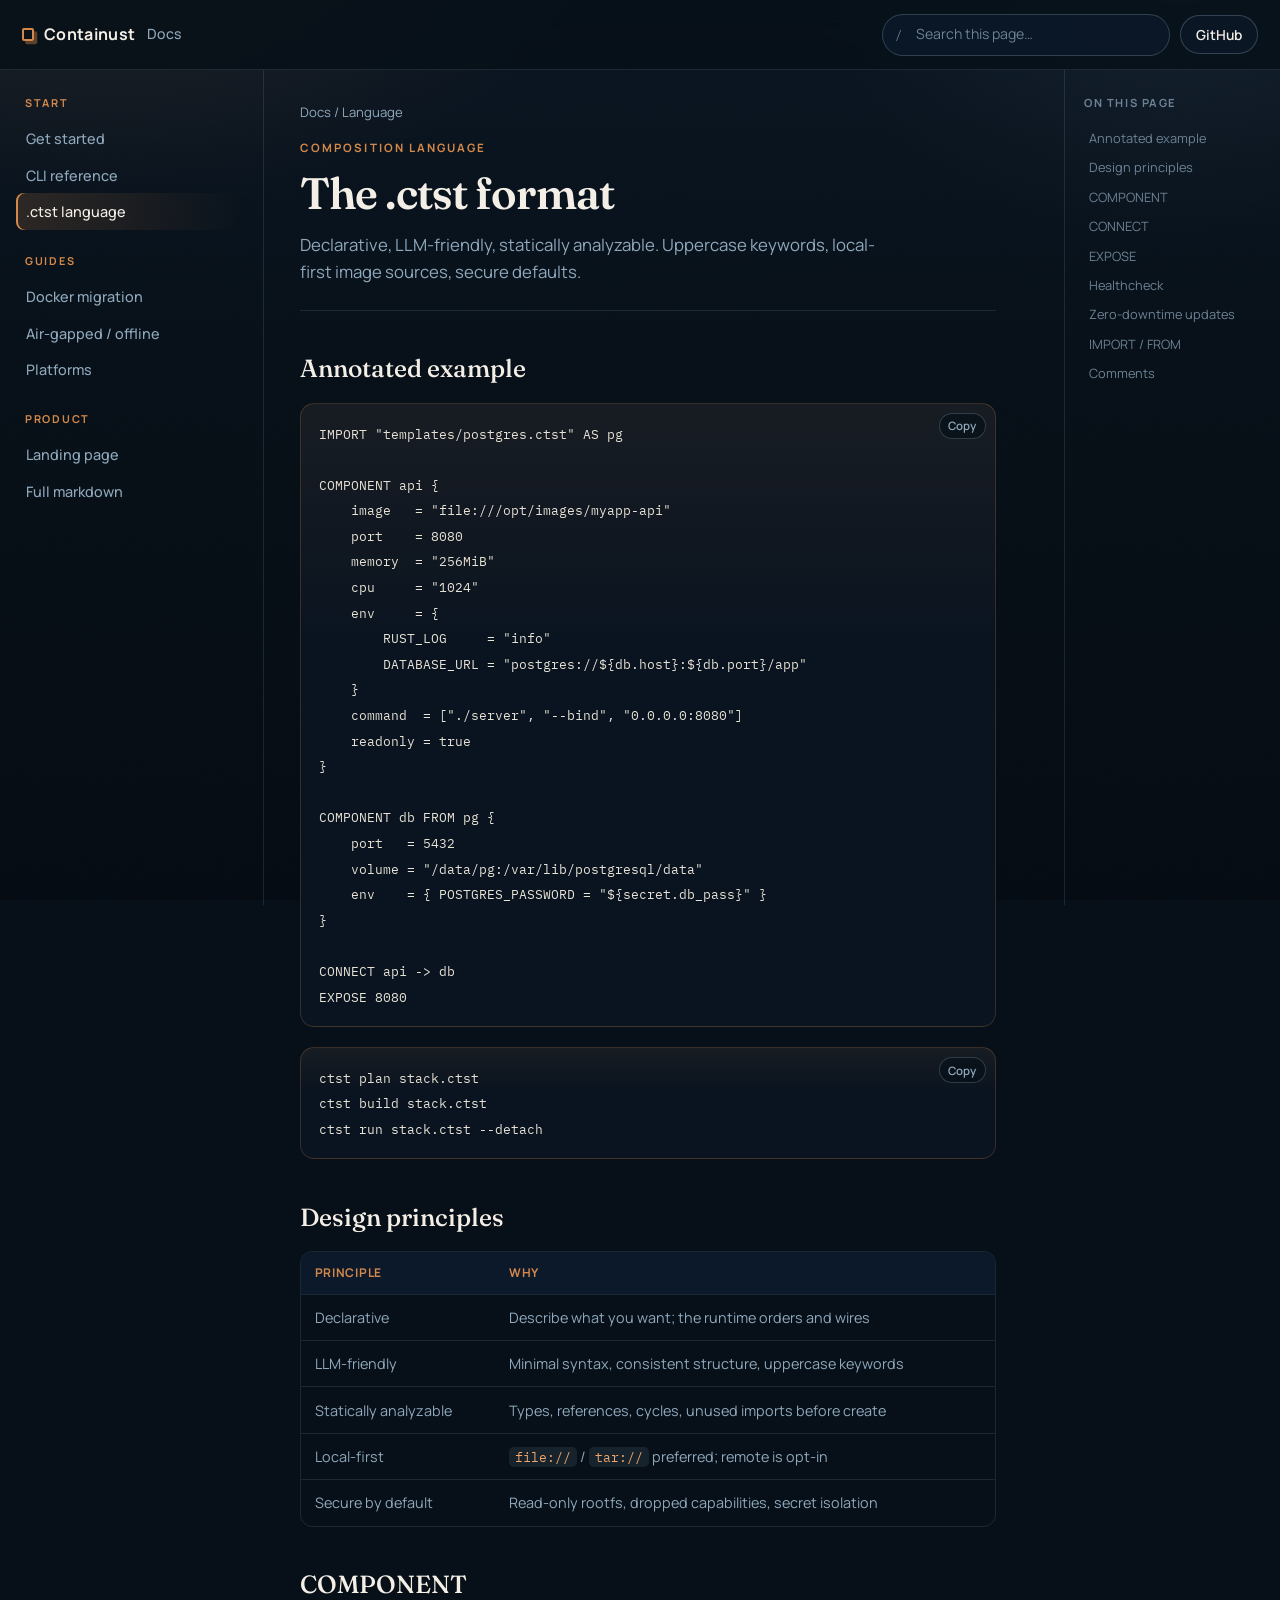
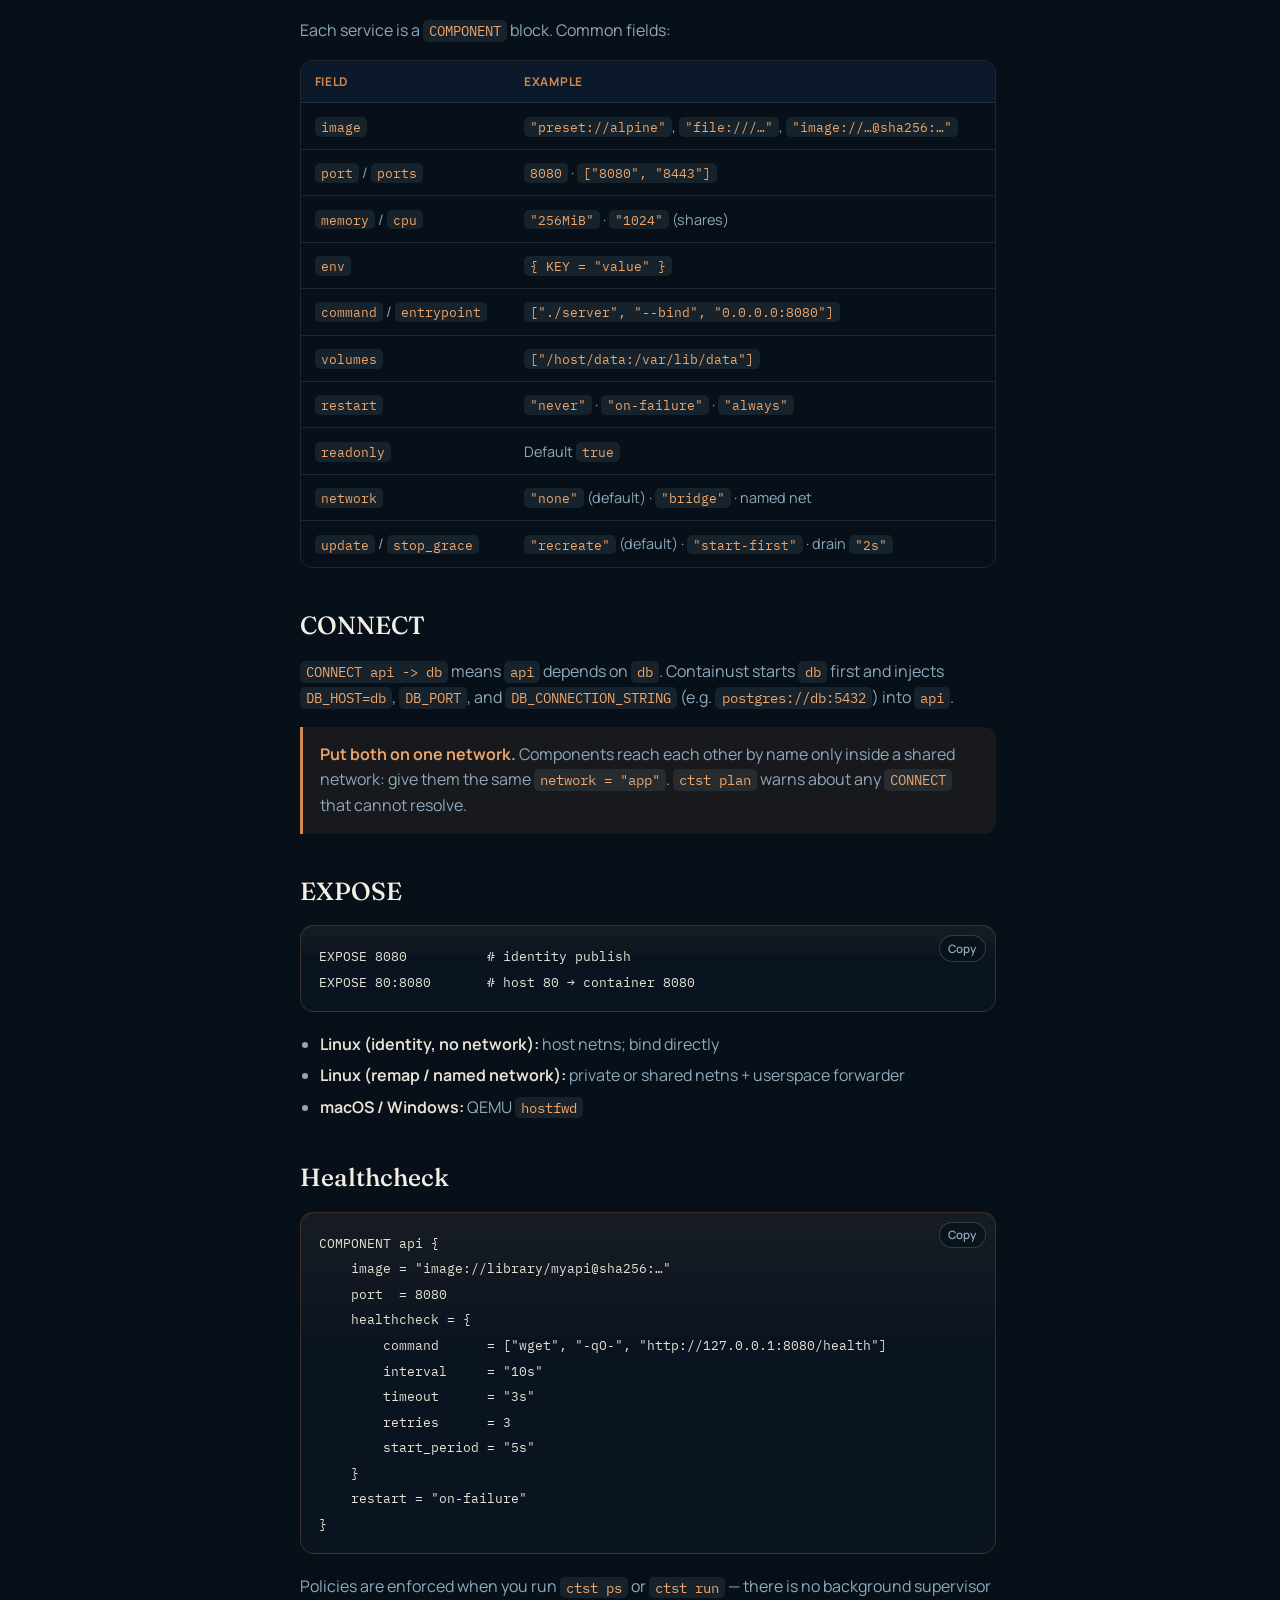
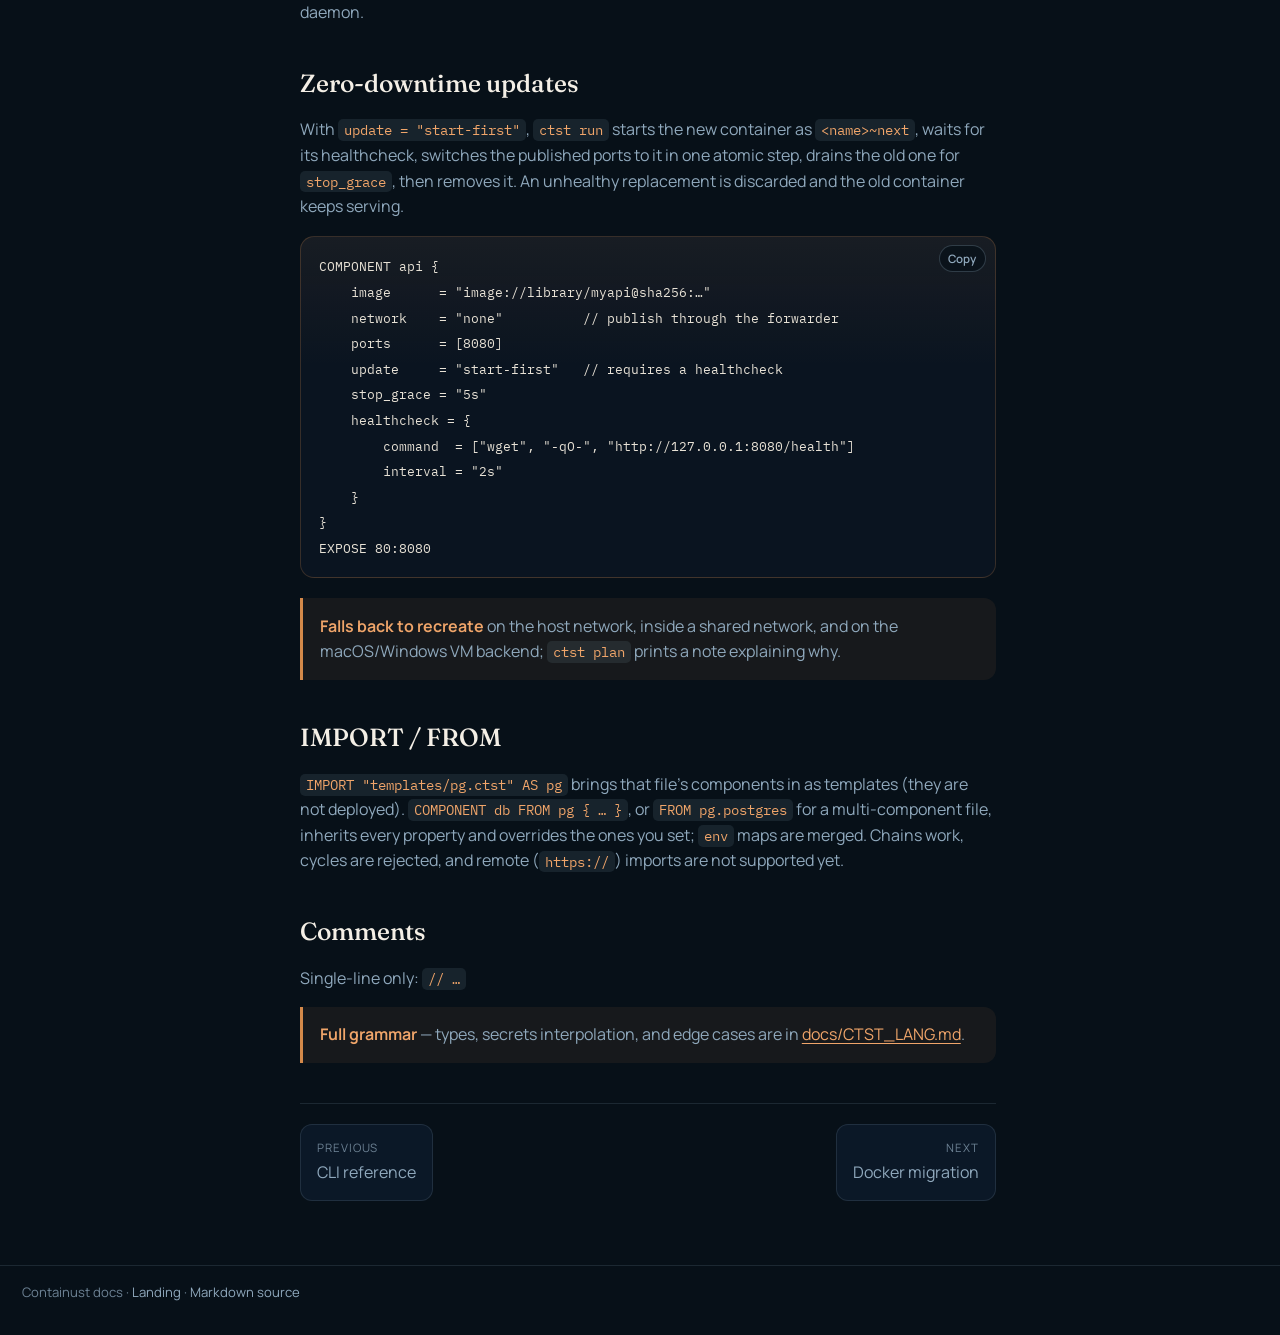
<file: site/docs/language.html>
<!DOCTYPE html>
<html lang="en">
  <head>
    <meta charset="utf-8" />
    <meta name="viewport" content="width=device-width, initial-scale=1" />
    <title>.ctst language — Containust Docs</title>
    <meta name="description" content="Containust .ctst composition language: COMPONENT, CONNECT, EXPOSE, healthcheck, restart, start-first updates." />
    <link rel="preconnect" href="https://fonts.googleapis.com" />
    <link rel="preconnect" href="https://fonts.gstatic.com" crossorigin />
    <link
      href="https://fonts.googleapis.com/css2?family=Fraunces:opsz,wght@9..144,500;9..144,700&family=IBM+Plex+Mono:wght@400;500&family=Manrope:wght@400;500;600;700&display=swap"
      rel="stylesheet"
    />
    <link rel="stylesheet" href="docs.css" />
  </head>
  <body>
    <div class="atmosphere" aria-hidden="true"><div class="grain"></div></div>

    <header class="top">
      <a class="mark" href="../index.html">
        <span class="mark-glyph" aria-hidden="true"></span>
        Containust
        <span class="mark-sub">Docs</span>
      </a>
      <div class="top-actions">
        <label class="search-wrap">
          <input type="search" data-doc-search placeholder="Search this page…" />
        </label>
        <button class="menu-toggle" type="button" data-menu-toggle aria-expanded="false" aria-label="Open navigation">☰</button>
        <a class="btn btn-ghost" href="https://github.com/RemiPelloux/Containust" rel="noopener noreferrer">GitHub</a>
      </div>
    </header>

    <div class="shell">
      <aside class="side" aria-label="Documentation">
        <div class="nav-group">
          <p class="nav-label">Start</p>
          <a href="index.html">Get started</a>
          <a href="cli.html">CLI reference</a>
          <a class="active" href="language.html">.ctst language</a>
        </div>
        <div class="nav-group">
          <p class="nav-label">Guides</p>
          <a href="migrate.html">Docker migration</a>
          <a href="index.html#offline">Air-gapped / offline</a>
          <a href="index.html#platforms">Platforms</a>
        </div>
        <div class="nav-group">
          <p class="nav-label">Product</p>
          <a href="../index.html">Landing page</a>
          <a href="../../docs/CTST_LANG.md">Full markdown</a>
        </div>
      </aside>

      <main class="content">
        <p class="crumb"><a href="index.html">Docs</a> / Language</p>

        <header class="doc-hero">
          <p class="eyebrow">Composition language</p>
          <h1>The .ctst format</h1>
          <p class="lede">
            Declarative, LLM-friendly, statically analyzable. Uppercase keywords,
            local-first image sources, secure defaults.
          </p>
        </header>

        <h2 id="example">Annotated example</h2>
        <div class="codeblock">
          <pre><code>IMPORT "templates/postgres.ctst" AS pg

COMPONENT api {
    image   = "file:///opt/images/myapp-api"
    port    = 8080
    memory  = "256MiB"
    cpu     = "1024"
    env     = {
        RUST_LOG     = "info"
        DATABASE_URL = "postgres://${db.host}:${db.port}/app"
    }
    command  = ["./server", "--bind", "0.0.0.0:8080"]
    readonly = true
}

COMPONENT db FROM pg {
    port   = 5432
    volume = "/data/pg:/var/lib/postgresql/data"
    env    = { POSTGRES_PASSWORD = "${secret.db_pass}" }
}

CONNECT api -> db
EXPOSE 8080</code></pre>
        </div>
        <div class="codeblock">
          <pre><code>ctst plan stack.ctst
ctst build stack.ctst
ctst run stack.ctst --detach</code></pre>
        </div>

        <h2 id="principles">Design principles</h2>
        <div class="table-wrap" data-searchable="declarative llm local-first secure">
          <table>
            <thead>
              <tr>
                <th>Principle</th>
                <th>Why</th>
              </tr>
            </thead>
            <tbody>
              <tr>
                <td>Declarative</td>
                <td>Describe what you want; the runtime orders and wires</td>
              </tr>
              <tr>
                <td>LLM-friendly</td>
                <td>Minimal syntax, consistent structure, uppercase keywords</td>
              </tr>
              <tr>
                <td>Statically analyzable</td>
                <td>Types, references, cycles, unused imports before create</td>
              </tr>
              <tr>
                <td>Local-first</td>
                <td><code>file://</code> / <code>tar://</code> preferred; remote is opt-in</td>
              </tr>
              <tr>
                <td>Secure by default</td>
                <td>Read-only rootfs, dropped capabilities, secret isolation</td>
              </tr>
            </tbody>
          </table>
        </div>

        <h2 id="component">COMPONENT</h2>
        <p data-searchable="component image port memory env command">
          Each service is a <code>COMPONENT</code> block. Common fields:
        </p>
        <div class="table-wrap">
          <table>
            <thead>
              <tr>
                <th>Field</th>
                <th>Example</th>
              </tr>
            </thead>
            <tbody>
              <tr>
                <td><code>image</code></td>
                <td><code>"preset://alpine"</code>, <code>"file:///…"</code>, <code>"image://…@sha256:…"</code></td>
              </tr>
              <tr>
                <td><code>port</code> / <code>ports</code></td>
                <td><code>8080</code> · <code>["8080", "8443"]</code></td>
              </tr>
              <tr>
                <td><code>memory</code> / <code>cpu</code></td>
                <td><code>"256MiB"</code> · <code>"1024"</code> (shares)</td>
              </tr>
              <tr>
                <td><code>env</code></td>
                <td><code>{ KEY = "value" }</code></td>
              </tr>
              <tr>
                <td><code>command</code> / <code>entrypoint</code></td>
                <td><code>["./server", "--bind", "0.0.0.0:8080"]</code></td>
              </tr>
              <tr>
                <td><code>volumes</code></td>
                <td><code>["/host/data:/var/lib/data"]</code></td>
              </tr>
              <tr>
                <td><code>restart</code></td>
                <td><code>"never"</code> · <code>"on-failure"</code> · <code>"always"</code></td>
              </tr>
              <tr>
                <td><code>readonly</code></td>
                <td>Default <code>true</code></td>
              </tr>
              <tr>
                <td><code>network</code></td>
                <td><code>"none"</code> (default) · <code>"bridge"</code> · named net</td>
              </tr>
              <tr>
                <td><code>update</code> / <code>stop_grace</code></td>
                <td><code>"recreate"</code> (default) · <code>"start-first"</code> · drain <code>"2s"</code></td>
              </tr>
            </tbody>
          </table>
        </div>

        <h2 id="connect">CONNECT</h2>
        <p data-searchable="connect dependency host port connection string">
          <code>CONNECT api -&gt; db</code> means <code>api</code> depends on <code>db</code>.
          Containust starts <code>db</code> first and injects <code>DB_HOST=db</code>,
          <code>DB_PORT</code>, and <code>DB_CONNECTION_STRING</code> (e.g.
          <code>postgres://db:5432</code>) into <code>api</code>.
        </p>
        <div class="callout">
          <strong>Put both on one network.</strong> Components reach each other by name only
          inside a shared network: give them the same <code>network = "app"</code>.
          <code>ctst plan</code> warns about any <code>CONNECT</code> that cannot resolve.
        </div>

        <h2 id="expose">EXPOSE</h2>
        <div class="codeblock">
          <pre><code>EXPOSE 8080          # identity publish
EXPOSE 80:8080       # host 80 → container 8080</code></pre>
        </div>
        <ul>
          <li><strong>Linux (identity, no network):</strong> host netns; bind directly</li>
          <li><strong>Linux (remap / named network):</strong> private or shared netns + userspace forwarder</li>
          <li><strong>macOS / Windows:</strong> QEMU <code>hostfwd</code></li>
        </ul>

        <h2 id="healthcheck">Healthcheck</h2>
        <div class="codeblock">
          <pre><code>COMPONENT api {
    image = "image://library/myapi@sha256:…"
    port  = 8080
    healthcheck = {
        command      = ["wget", "-qO-", "http://127.0.0.1:8080/health"]
        interval     = "10s"
        timeout      = "3s"
        retries      = 3
        start_period = "5s"
    }
    restart = "on-failure"
}</code></pre>
        </div>
        <p>
          Policies are enforced when you run <code>ctst ps</code> or <code>ctst run</code>
          — there is no background supervisor daemon.
        </p>

        <h2 id="update">Zero-downtime updates</h2>
        <p data-searchable="update start-first recreate zero downtime rolling blue green stop_grace">
          With <code>update = "start-first"</code>, <code>ctst run</code> starts the new
          container as <code>&lt;name&gt;~next</code>, waits for its healthcheck, switches the
          published ports to it in one atomic step, drains the old one for
          <code>stop_grace</code>, then removes it. An unhealthy replacement is discarded and
          the old container keeps serving.
        </p>
        <div class="codeblock">
          <pre><code>COMPONENT api {
    image      = "image://library/myapi@sha256:…"
    network    = "none"          // publish through the forwarder
    ports      = [8080]
    update     = "start-first"   // requires a healthcheck
    stop_grace = "5s"
    healthcheck = {
        command  = ["wget", "-qO-", "http://127.0.0.1:8080/health"]
        interval = "2s"
    }
}
EXPOSE 80:8080</code></pre>
        </div>
        <div class="callout">
          <strong>Falls back to recreate</strong> on the host network, inside a shared
          network, and on the macOS/Windows VM backend; <code>ctst plan</code> prints a note
          explaining why.
        </div>

        <h2 id="templates">IMPORT / FROM</h2>
        <p data-searchable="import from template inheritance">
          <code>IMPORT "templates/pg.ctst" AS pg</code> brings that file's components in as
          templates (they are not deployed). <code>COMPONENT db FROM pg { … }</code>, or
          <code>FROM pg.postgres</code> for a multi-component file, inherits every property and
          overrides the ones you set; <code>env</code> maps are merged. Chains work, cycles are
          rejected, and remote (<code>https://</code>) imports are not supported yet.
        </p>

        <h2 id="comments">Comments</h2>
        <p>Single-line only: <code>// …</code></p>

        <div class="callout">
          <strong>Full grammar</strong> — types, secrets interpolation, and edge cases are in
          <a href="../../docs/CTST_LANG.md">docs/CTST_LANG.md</a>.
        </div>

        <nav class="pager">
          <a href="cli.html"><span>Previous</span> CLI reference</a>
          <a class="next" href="migrate.html"><span>Next</span> Docker migration</a>
        </nav>
      </main>

      <aside class="toc" data-toc aria-label="On this page"></aside>
    </div>

    <footer class="foot">
      Containust docs ·
      <a href="../index.html">Landing</a> ·
      <a href="../../docs/CTST_LANG.md">Markdown source</a>
    </footer>
    <script src="docs.js"></script>
  </body>
</html>
</file>
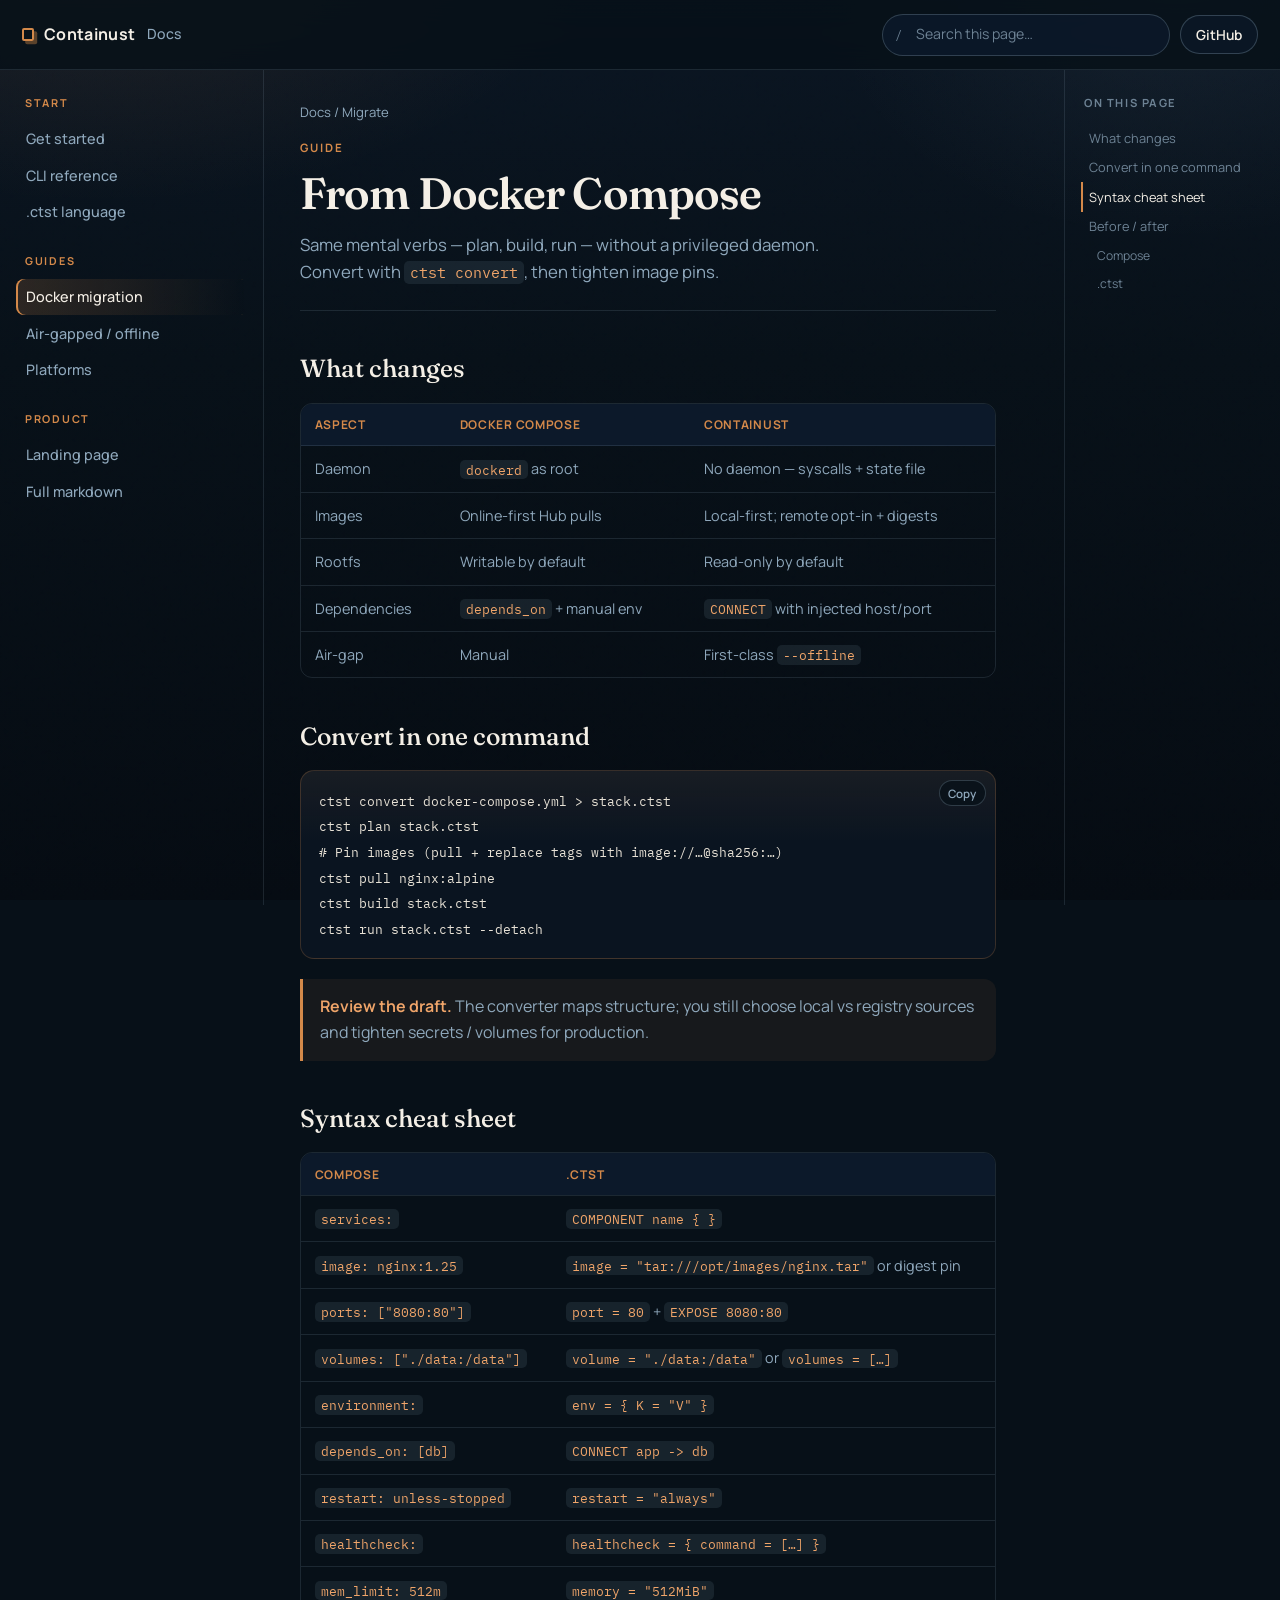
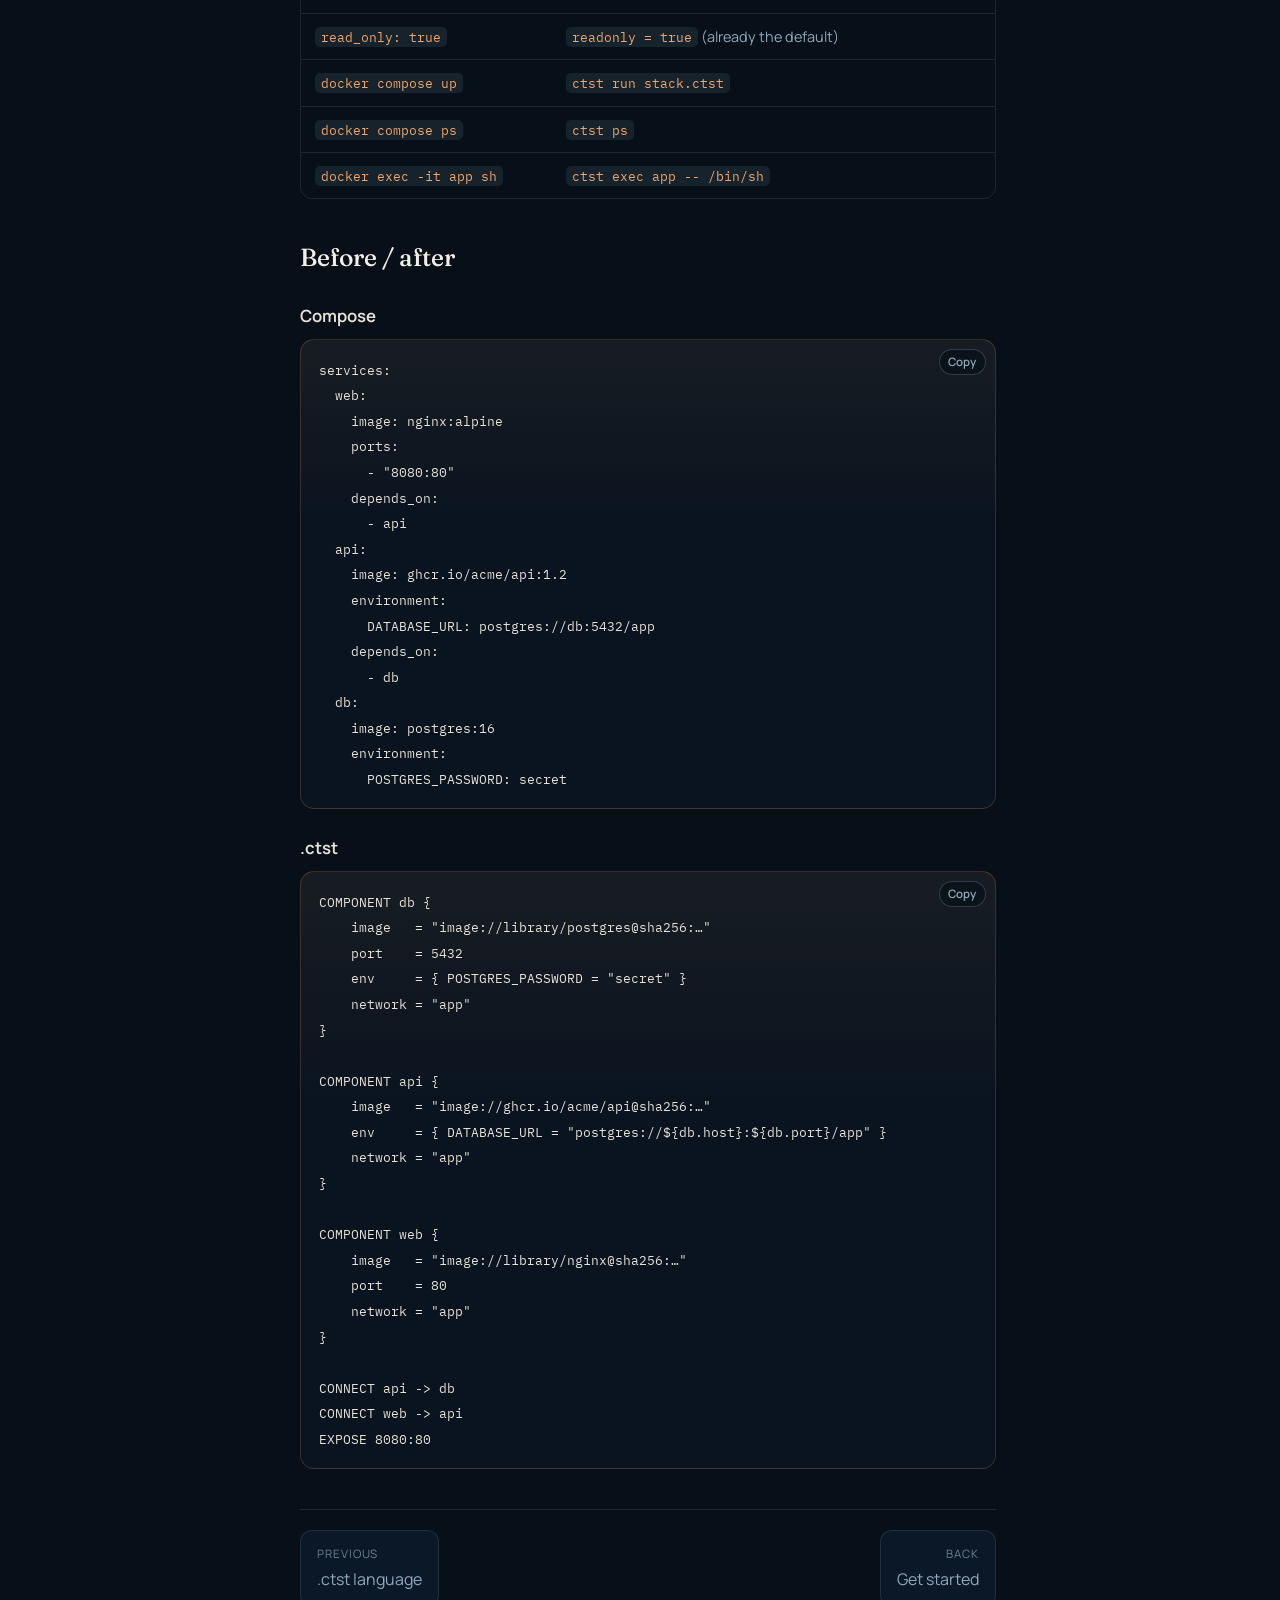
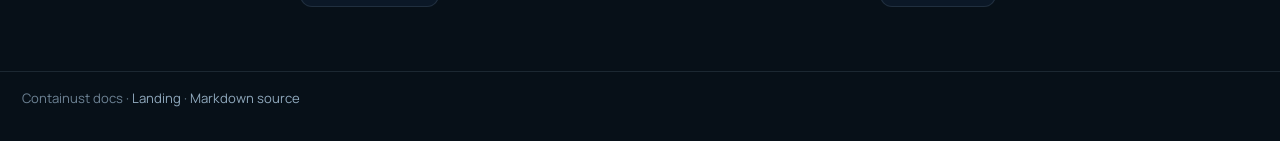
<file: site/docs/migrate.html>
<!DOCTYPE html>
<html lang="en">
  <head>
    <meta charset="utf-8" />
    <meta name="viewport" content="width=device-width, initial-scale=1" />
    <title>Docker migration — Containust Docs</title>
    <meta name="description" content="Migrate from Docker Compose to Containust .ctst compositions." />
    <link rel="preconnect" href="https://fonts.googleapis.com" />
    <link rel="preconnect" href="https://fonts.gstatic.com" crossorigin />
    <link
      href="https://fonts.googleapis.com/css2?family=Fraunces:opsz,wght@9..144,500;9..144,700&family=IBM+Plex+Mono:wght@400;500&family=Manrope:wght@400;500;600;700&display=swap"
      rel="stylesheet"
    />
    <link rel="stylesheet" href="docs.css" />
  </head>
  <body>
    <div class="atmosphere" aria-hidden="true"><div class="grain"></div></div>

    <header class="top">
      <a class="mark" href="../index.html">
        <span class="mark-glyph" aria-hidden="true"></span>
        Containust
        <span class="mark-sub">Docs</span>
      </a>
      <div class="top-actions">
        <label class="search-wrap">
          <input type="search" data-doc-search placeholder="Search this page…" />
        </label>
        <button class="menu-toggle" type="button" data-menu-toggle aria-expanded="false" aria-label="Open navigation">☰</button>
        <a class="btn btn-ghost" href="https://github.com/RemiPelloux/Containust" rel="noopener noreferrer">GitHub</a>
      </div>
    </header>

    <div class="shell">
      <aside class="side" aria-label="Documentation">
        <div class="nav-group">
          <p class="nav-label">Start</p>
          <a href="index.html">Get started</a>
          <a href="cli.html">CLI reference</a>
          <a href="language.html">.ctst language</a>
        </div>
        <div class="nav-group">
          <p class="nav-label">Guides</p>
          <a class="active" href="migrate.html">Docker migration</a>
          <a href="index.html#offline">Air-gapped / offline</a>
          <a href="index.html#platforms">Platforms</a>
        </div>
        <div class="nav-group">
          <p class="nav-label">Product</p>
          <a href="../index.html">Landing page</a>
          <a href="../../docs/MIGRATION_FROM_DOCKER.md">Full markdown</a>
        </div>
      </aside>

      <main class="content">
        <p class="crumb"><a href="index.html">Docs</a> / Migrate</p>

        <header class="doc-hero">
          <p class="eyebrow">Guide</p>
          <h1>From Docker Compose</h1>
          <p class="lede">
            Same mental verbs — plan, build, run — without a privileged daemon.
            Convert with <code>ctst convert</code>, then tighten image pins.
          </p>
        </header>

        <h2 id="philosophy">What changes</h2>
        <div class="table-wrap" data-searchable="daemon dockerd local-first offline readonly">
          <table>
            <thead>
              <tr>
                <th>Aspect</th>
                <th>Docker Compose</th>
                <th>Containust</th>
              </tr>
            </thead>
            <tbody>
              <tr>
                <td>Daemon</td>
                <td><code>dockerd</code> as root</td>
                <td>No daemon — syscalls + state file</td>
              </tr>
              <tr>
                <td>Images</td>
                <td>Online-first Hub pulls</td>
                <td>Local-first; remote opt-in + digests</td>
              </tr>
              <tr>
                <td>Rootfs</td>
                <td>Writable by default</td>
                <td>Read-only by default</td>
              </tr>
              <tr>
                <td>Dependencies</td>
                <td><code>depends_on</code> + manual env</td>
                <td><code>CONNECT</code> with injected host/port</td>
              </tr>
              <tr>
                <td>Air-gap</td>
                <td>Manual</td>
                <td>First-class <code>--offline</code></td>
              </tr>
            </tbody>
          </table>
        </div>

        <h2 id="convert">Convert in one command</h2>
        <div class="codeblock">
          <pre><code>ctst convert docker-compose.yml &gt; stack.ctst
ctst plan stack.ctst
# Pin images (pull + replace tags with image://…@sha256:…)
ctst pull nginx:alpine
ctst build stack.ctst
ctst run stack.ctst --detach</code></pre>
        </div>
        <div class="callout">
          <strong>Review the draft.</strong>
          The converter maps structure; you still choose local vs registry sources
          and tighten secrets / volumes for production.
        </div>

        <h2 id="cheat-sheet">Syntax cheat sheet</h2>
        <div class="table-wrap" data-searchable="services image ports volumes depends_on restart healthcheck">
          <table>
            <thead>
              <tr>
                <th>Compose</th>
                <th>.ctst</th>
              </tr>
            </thead>
            <tbody>
              <tr>
                <td><code>services:</code></td>
                <td><code>COMPONENT name { }</code></td>
              </tr>
              <tr>
                <td><code>image: nginx:1.25</code></td>
                <td><code>image = "tar:///opt/images/nginx.tar"</code> or digest pin</td>
              </tr>
              <tr>
                <td><code>ports: ["8080:80"]</code></td>
                <td><code>port = 80</code> + <code>EXPOSE 8080:80</code></td>
              </tr>
              <tr>
                <td><code>volumes: ["./data:/data"]</code></td>
                <td><code>volume = "./data:/data"</code> or <code>volumes = […]</code></td>
              </tr>
              <tr>
                <td><code>environment:</code></td>
                <td><code>env = { K = "V" }</code></td>
              </tr>
              <tr>
                <td><code>depends_on: [db]</code></td>
                <td><code>CONNECT app -&gt; db</code></td>
              </tr>
              <tr>
                <td><code>restart: unless-stopped</code></td>
                <td><code>restart = "always"</code></td>
              </tr>
              <tr>
                <td><code>healthcheck:</code></td>
                <td><code>healthcheck = { command = […] }</code></td>
              </tr>
              <tr>
                <td><code>mem_limit: 512m</code></td>
                <td><code>memory = "512MiB"</code></td>
              </tr>
              <tr>
                <td><code>read_only: true</code></td>
                <td><code>readonly = true</code> (already the default)</td>
              </tr>
              <tr>
                <td><code>docker compose up</code></td>
                <td><code>ctst run stack.ctst</code></td>
              </tr>
              <tr>
                <td><code>docker compose ps</code></td>
                <td><code>ctst ps</code></td>
              </tr>
              <tr>
                <td><code>docker exec -it app sh</code></td>
                <td><code>ctst exec app -- /bin/sh</code></td>
              </tr>
            </tbody>
          </table>
        </div>

        <h2 id="before-after">Before / after</h2>
        <h3 id="compose-yaml">Compose</h3>
        <div class="codeblock">
          <pre><code>services:
  web:
    image: nginx:alpine
    ports:
      - "8080:80"
    depends_on:
      - api
  api:
    image: ghcr.io/acme/api:1.2
    environment:
      DATABASE_URL: postgres://db:5432/app
    depends_on:
      - db
  db:
    image: postgres:16
    environment:
      POSTGRES_PASSWORD: secret</code></pre>
        </div>
        <h3 id="ctst-result">.ctst</h3>
        <div class="codeblock">
          <pre><code>COMPONENT db {
    image   = "image://library/postgres@sha256:…"
    port    = 5432
    env     = { POSTGRES_PASSWORD = "secret" }
    network = "app"
}

COMPONENT api {
    image   = "image://ghcr.io/acme/api@sha256:…"
    env     = { DATABASE_URL = "postgres://${db.host}:${db.port}/app" }
    network = "app"
}

COMPONENT web {
    image   = "image://library/nginx@sha256:…"
    port    = 80
    network = "app"
}

CONNECT api -> db
CONNECT web -> api
EXPOSE 8080:80</code></pre>
        </div>

        <nav class="pager">
          <a href="language.html"><span>Previous</span> .ctst language</a>
          <a class="next" href="index.html"><span>Back</span> Get started</a>
        </nav>
      </main>

      <aside class="toc" data-toc aria-label="On this page"></aside>
    </div>

    <footer class="foot">
      Containust docs ·
      <a href="../index.html">Landing</a> ·
      <a href="../../docs/MIGRATION_FROM_DOCKER.md">Markdown source</a>
    </footer>
    <script src="docs.js"></script>
  </body>
</html>
</file>
<file: site/styles.css>
:root {
  --void: #071018;
  --dock: #0e1c2e;
  --steel: #8fa8bc;
  --copper: #d4894a;
  --ember: #f0a56a;
  --paper: #f4efe6;
  --ink: #e8e2d6;
  --line: rgba(143, 168, 188, 0.18);
  --glow: rgba(212, 137, 74, 0.45);
  --font-display: "Fraunces", Georgia, serif;
  --font-body: "Manrope", system-ui, sans-serif;
  --font-mono: "IBM Plex Mono", ui-monospace, monospace;
  --max: 1120px;
  --ease: cubic-bezier(0.22, 1, 0.36, 1);
}

*,
*::before,
*::after {
  box-sizing: border-box;
}

html {
  scroll-behavior: smooth;
}

body {
  margin: 0;
  min-height: 100vh;
  color: var(--ink);
  font-family: var(--font-body);
  font-weight: 400;
  line-height: 1.55;
  background: var(--void);
  overflow-x: hidden;
}

code,
pre {
  font-family: var(--font-mono);
}

a {
  color: inherit;
  text-decoration-thickness: 1px;
  text-underline-offset: 0.18em;
}

a:hover {
  color: var(--ember);
}

.atmosphere {
  position: fixed;
  inset: 0;
  z-index: -1;
  pointer-events: none;
  background:
    radial-gradient(1200px 700px at 15% -10%, rgba(212, 137, 74, 0.16), transparent 55%),
    radial-gradient(900px 600px at 90% 10%, rgba(143, 168, 188, 0.12), transparent 50%),
    linear-gradient(180deg, #0a1522 0%, var(--void) 45%, #050b12 100%);
}

.aurora {
  position: absolute;
  inset: -20% -10% auto;
  height: 70vh;
  background:
    conic-gradient(
      from 210deg at 40% 40%,
      rgba(212, 137, 74, 0.14),
      transparent 25%,
      rgba(143, 168, 188, 0.1),
      transparent 60%,
      rgba(212, 137, 74, 0.08)
    );
  filter: blur(40px);
  animation: drift 18s var(--ease) infinite alternate;
}

.grain {
  position: absolute;
  inset: 0;
  opacity: 0.08;
  background-image: url("data:image/svg+xml,%3Csvg viewBox='0 0 200 200' xmlns='http://www.w3.org/2000/svg'%3E%3Cfilter id='n'%3E%3CfeTurbulence type='fractalNoise' baseFrequency='0.85' numOctaves='3' stitchTiles='stitch'/%3E%3C/filter%3E%3Crect width='100%25' height='100%25' filter='url(%23n)'/%3E%3C/svg%3E");
  mix-blend-mode: overlay;
}

.grid {
  position: absolute;
  inset: 0;
  background-image:
    linear-gradient(var(--line) 1px, transparent 1px),
    linear-gradient(90deg, var(--line) 1px, transparent 1px);
  background-size: 72px 72px;
  mask-image: radial-gradient(ellipse at 50% 20%, black 10%, transparent 70%);
}

@keyframes drift {
  from {
    transform: translate3d(-2%, 0, 0) rotate(-2deg) scale(1);
  }
  to {
    transform: translate3d(3%, 4%, 0) rotate(3deg) scale(1.05);
  }
}

.top {
  max-width: var(--max);
  margin: 0 auto;
  padding: 1.25rem 1.5rem;
  display: flex;
  align-items: center;
  justify-content: space-between;
  gap: 1rem;
}

.mark {
  display: inline-flex;
  align-items: center;
  gap: 0.65rem;
  font-weight: 700;
  letter-spacing: 0.02em;
  text-decoration: none;
}

.mark-glyph {
  width: 0.85rem;
  height: 0.85rem;
  border: 2px solid var(--copper);
  border-radius: 2px;
  box-shadow: 0.22rem 0.22rem 0 0 rgba(212, 137, 74, 0.45);
}

.nav {
  display: flex;
  align-items: center;
  gap: 1.1rem;
  font-size: 0.92rem;
  font-weight: 500;
  color: var(--steel);
}

.nav a {
  text-decoration: none;
}

.nav-cta {
  padding: 0.45rem 0.85rem;
  border: 1px solid rgba(212, 137, 74, 0.45);
  border-radius: 999px;
  color: var(--ember) !important;
}

.hero {
  max-width: var(--max);
  margin: 0 auto;
  padding: 3.5rem 1.5rem 4.5rem;
  text-align: center;
}

.eyebrow {
  margin: 0 0 1.25rem;
  color: var(--copper);
  font-size: 0.78rem;
  font-weight: 600;
  letter-spacing: 0.22em;
  text-transform: uppercase;
}

.brand {
  margin: 0;
  font-family: var(--font-display);
  font-weight: 700;
  font-size: clamp(4.2rem, 14vw, 8.5rem);
  line-height: 0.92;
  letter-spacing: -0.03em;
  color: var(--paper);
}

.brand-line {
  display: inline-block;
  color: var(--paper);
  text-shadow: 0 0 80px rgba(212, 137, 74, 0.28);
}

.lede {
  max-width: 38rem;
  margin: 1.5rem auto 0;
  color: var(--steel);
  font-size: clamp(1.05rem, 2.2vw, 1.25rem);
  font-weight: 500;
}

.lede code {
  color: var(--ember);
  font-size: 0.92em;
}

.cta-row {
  display: flex;
  flex-wrap: wrap;
  justify-content: center;
  gap: 0.75rem;
  margin-top: 2rem;
}

.btn {
  display: inline-flex;
  align-items: center;
  justify-content: center;
  min-height: 2.85rem;
  padding: 0.7rem 1.25rem;
  border-radius: 999px;
  font-weight: 600;
  font-size: 0.95rem;
  text-decoration: none;
  transition:
    transform 180ms var(--ease),
    background 180ms var(--ease),
    border-color 180ms var(--ease),
    box-shadow 180ms var(--ease);
}

.btn:hover {
  transform: translateY(-2px);
  color: inherit;
}

.btn-primary {
  background: linear-gradient(135deg, var(--ember), var(--copper));
  color: #1a1008;
  box-shadow: 0 10px 40px var(--glow);
}

.btn-ghost {
  border: 1px solid rgba(143, 168, 188, 0.35);
  color: var(--paper);
  background: rgba(14, 28, 46, 0.55);
  backdrop-filter: blur(8px);
}

.stage {
  position: relative;
  margin: 4rem auto 0;
  max-width: 640px;
  min-height: 240px;
  perspective: 900px;
}

.wire {
  position: absolute;
  inset: 0;
  width: 100%;
  height: 100%;
  color: var(--copper);
  opacity: 0.85;
  z-index: 1;
  pointer-events: none;
}

.wire-path {
  stroke-dasharray: 240;
  stroke-dashoffset: 240;
  animation: draw-wire 1.6s var(--ease) 0.7s forwards;
}

.wire-pulse {
  fill: var(--ember);
  opacity: 0;
  animation: pulse-move 2.8s var(--ease) 2s infinite;
}

@keyframes draw-wire {
  to {
    stroke-dashoffset: 0;
  }
}

@keyframes pulse-move {
  0% {
    opacity: 0;
    transform: translateX(0);
  }
  10% {
    opacity: 1;
  }
  90% {
    opacity: 1;
  }
  100% {
    opacity: 0;
    transform: translateX(220px);
  }
}

.node {
  position: absolute;
  width: min(42%, 210px);
  padding: 0.9rem 1rem;
  text-align: left;
  border: 1px solid rgba(143, 168, 188, 0.28);
  border-radius: 14px;
  background:
    linear-gradient(160deg, rgba(244, 239, 230, 0.06), transparent 55%),
    rgba(14, 28, 46, 0.82);
  box-shadow:
    0 20px 50px rgba(0, 0, 0, 0.35),
    inset 0 1px 0 rgba(255, 255, 255, 0.05);
  backdrop-filter: blur(10px);
  z-index: 2;
}

.node header {
  margin-bottom: 0.55rem;
  color: var(--copper);
  font-family: var(--font-mono);
  font-size: 0.68rem;
  font-weight: 500;
  letter-spacing: 0.04em;
}

.node pre {
  margin: 0;
  color: var(--ink);
  font-size: 0.72rem;
  line-height: 1.45;
  white-space: pre-wrap;
}

.node-a {
  left: 0;
  top: 2.2rem;
  transform: rotate(-2.5deg);
  animation: float-a 7s ease-in-out infinite;
}

.node-b {
  right: 0;
  top: 3.4rem;
  transform: rotate(2deg);
  animation: float-b 8s ease-in-out infinite;
}

.connect-label {
  position: absolute;
  left: 50%;
  bottom: 0.4rem;
  transform: translateX(-50%);
  margin: 0;
  color: var(--steel);
  font-family: var(--font-mono);
  font-size: 0.72rem;
  letter-spacing: 0.08em;
  z-index: 3;
}

@keyframes float-a {
  0%,
  100% {
    transform: rotate(-2.5deg) translateY(0);
  }
  50% {
    transform: rotate(-1.5deg) translateY(-8px);
  }
}

@keyframes float-b {
  0%,
  100% {
    transform: rotate(2deg) translateY(0);
  }
  50% {
    transform: rotate(3deg) translateY(-10px);
  }
}

.band {
  border-block: 1px solid var(--line);
  background: rgba(14, 28, 46, 0.55);
}

.band-inner {
  max-width: 42rem;
  margin: 0 auto;
  padding: 4rem 1.5rem;
  text-align: center;
}

.band h2,
.compose h2,
.close h2 {
  margin: 0 0 1rem;
  font-family: var(--font-display);
  font-weight: 500;
  font-size: clamp(1.8rem, 4vw, 2.6rem);
  line-height: 1.15;
  color: var(--paper);
}

.band p,
.compose-copy p,
.close p {
  margin: 0;
  color: var(--steel);
  font-size: 1.05rem;
}

.pillars {
  max-width: var(--max);
  margin: 0 auto;
  padding: 4rem 1.5rem;
  display: grid;
  grid-template-columns: repeat(3, 1fr);
  gap: 2rem;
}

.pillars h3 {
  margin: 0 0 0.65rem;
  font-family: var(--font-display);
  font-size: 1.45rem;
  font-weight: 500;
  color: var(--ember);
}

.pillars p {
  margin: 0;
  color: var(--steel);
}

.compose {
  max-width: var(--max);
  margin: 0 auto;
  padding: 2rem 1.5rem 5rem;
  display: grid;
  grid-template-columns: 1fr 1.1fr;
  gap: 2.5rem;
  align-items: center;
}

.steps {
  margin: 1.5rem 0 0;
  padding: 0;
  list-style: none;
  display: grid;
  gap: 0.65rem;
}

.steps li {
  padding: 0.7rem 0.9rem;
  border-left: 2px solid var(--copper);
  background: rgba(14, 28, 46, 0.65);
  color: var(--ink);
  font-family: var(--font-mono);
  font-size: 0.85rem;
}

.sheet {
  margin: 0;
  padding: 1.4rem 1.5rem;
  border: 1px solid rgba(212, 137, 74, 0.28);
  border-radius: 18px;
  background:
    linear-gradient(180deg, rgba(212, 137, 74, 0.08), transparent 40%),
    #0a1420;
  box-shadow: 0 24px 60px rgba(0, 0, 0, 0.4);
  overflow: auto;
}

.sheet code {
  color: var(--ink);
  font-size: 0.86rem;
  line-height: 1.55;
}

.close {
  max-width: 40rem;
  margin: 0 auto;
  padding: 1rem 1.5rem 5rem;
  text-align: center;
}

.close p {
  margin-bottom: 1.5rem;
}

.foot {
  max-width: var(--max);
  margin: 0 auto;
  padding: 1.25rem 1.5rem 2.5rem;
  display: flex;
  flex-wrap: wrap;
  gap: 0.5rem;
  align-items: center;
  color: var(--steel);
  font-size: 0.85rem;
}

.foot a {
  text-decoration: none;
}

.sep {
  opacity: 0.5;
}

.reveal {
  opacity: 0;
  transform: translateY(18px);
  animation: rise 900ms var(--ease) forwards;
}

.reveal:nth-child(1) {
  animation-delay: 0.05s;
}
.reveal:nth-child(2) {
  animation-delay: 0.18s;
}
.reveal:nth-child(3) {
  animation-delay: 0.32s;
}
.reveal:nth-child(4) {
  animation-delay: 0.46s;
}
.reveal:nth-child(5) {
  animation-delay: 0.6s;
}

@keyframes rise {
  to {
    opacity: 1;
    transform: translateY(0);
  }
}

@media (max-width: 860px) {
  .pillars,
  .compose {
    grid-template-columns: 1fr;
  }

  .nav a:not(.nav-cta) {
    display: none;
  }

  .stage {
    min-height: 280px;
  }

  .node {
    width: min(48%, 190px);
  }
}

@media (max-width: 520px) {
  .hero {
    padding-top: 2.5rem;
  }

  .stage {
    min-height: 320px;
  }

  .node-a,
  .node-b {
    position: relative;
    left: auto;
    right: auto;
    top: auto;
    width: 100%;
    margin-bottom: 0.75rem;
    transform: none;
    animation: none;
  }

  .wire,
  .connect-label {
    display: none;
  }
}

@media (prefers-reduced-motion: reduce) {
  .aurora,
  .node-a,
  .node-b,
  .wire-path,
  .wire-pulse,
  .reveal {
    animation: none !important;
  }

  .reveal {
    opacity: 1;
    transform: none;
  }

  .wire-path {
    stroke-dashoffset: 0;
  }
}

:focus-visible {
  outline: 2px solid var(--ember);
  outline-offset: 3px;
}
</file>
<file: site/docs/docs.css>
:root {
  --void: #071018;
  --dock: #0e1c2e;
  --steel: #8fa8bc;
  --copper: #d4894a;
  --ember: #f0a56a;
  --paper: #f4efe6;
  --ink: #e8e2d6;
  --muted: #6d8294;
  --line: rgba(143, 168, 188, 0.16);
  --panel: rgba(14, 28, 46, 0.72);
  --glow: rgba(212, 137, 74, 0.35);
  --font-display: "Fraunces", Georgia, serif;
  --font-body: "Manrope", system-ui, sans-serif;
  --font-mono: "IBM Plex Mono", ui-monospace, monospace;
  --side: 16.5rem;
  --toc: 13.5rem;
  --ease: cubic-bezier(0.22, 1, 0.36, 1);
}

*,
*::before,
*::after {
  box-sizing: border-box;
}

html {
  scroll-behavior: smooth;
  scroll-padding-top: 5rem;
}

body {
  margin: 0;
  min-height: 100vh;
  color: var(--ink);
  font-family: var(--font-body);
  font-weight: 400;
  line-height: 1.6;
  background: var(--void);
}

code,
pre,
kbd {
  font-family: var(--font-mono);
}

a {
  color: var(--ember);
  text-decoration-thickness: 1px;
  text-underline-offset: 0.18em;
}

a:hover {
  color: var(--paper);
}

.atmosphere {
  position: fixed;
  inset: 0;
  z-index: -1;
  pointer-events: none;
  background:
    radial-gradient(900px 500px at 8% -8%, rgba(212, 137, 74, 0.12), transparent 55%),
    radial-gradient(700px 480px at 92% 0%, rgba(143, 168, 188, 0.08), transparent 50%),
    linear-gradient(180deg, #0a1522 0%, var(--void) 40%, #050b12 100%);
}

.grain {
  position: absolute;
  inset: 0;
  opacity: 0.06;
  background-image: url("data:image/svg+xml,%3Csvg viewBox='0 0 200 200' xmlns='http://www.w3.org/2000/svg'%3E%3Cfilter id='n'%3E%3CfeTurbulence type='fractalNoise' baseFrequency='0.85' numOctaves='3' stitchTiles='stitch'/%3E%3C/filter%3E%3Crect width='100%25' height='100%25' filter='url(%23n)'/%3E%3C/svg%3E");
  mix-blend-mode: overlay;
}

.top {
  position: sticky;
  top: 0;
  z-index: 40;
  display: flex;
  align-items: center;
  justify-content: space-between;
  gap: 1rem;
  padding: 0.85rem 1.35rem;
  border-bottom: 1px solid var(--line);
  background: rgba(7, 16, 24, 0.82);
  backdrop-filter: blur(14px);
}

.mark {
  display: inline-flex;
  align-items: center;
  gap: 0.6rem;
  color: var(--paper);
  font-weight: 700;
  letter-spacing: 0.02em;
  text-decoration: none;
}

.mark-glyph {
  width: 0.8rem;
  height: 0.8rem;
  border: 2px solid var(--copper);
  border-radius: 2px;
  box-shadow: 0.2rem 0.2rem 0 0 rgba(212, 137, 74, 0.4);
}

.mark-sub {
  margin-left: 0.15rem;
  color: var(--steel);
  font-weight: 500;
  font-size: 0.88rem;
}

.top-actions {
  display: flex;
  align-items: center;
  gap: 0.65rem;
}

.search-wrap {
  position: relative;
  width: min(18rem, 42vw);
}

.search-wrap input {
  width: 100%;
  padding: 0.55rem 0.8rem 0.55rem 2.1rem;
  border: 1px solid rgba(143, 168, 188, 0.28);
  border-radius: 999px;
  background: rgba(14, 28, 46, 0.7);
  color: var(--paper);
  font: inherit;
  font-size: 0.88rem;
}

.search-wrap input::placeholder {
  color: var(--muted);
}

.search-wrap::before {
  content: "/";
  position: absolute;
  left: 0.85rem;
  top: 50%;
  transform: translateY(-50%);
  color: var(--muted);
  font-family: var(--font-mono);
  font-size: 0.78rem;
  pointer-events: none;
}

.btn {
  display: inline-flex;
  align-items: center;
  justify-content: center;
  min-height: 2.35rem;
  padding: 0.45rem 0.95rem;
  border-radius: 999px;
  font-weight: 600;
  font-size: 0.86rem;
  text-decoration: none;
  transition: transform 160ms var(--ease), background 160ms var(--ease);
}

.btn:hover {
  transform: translateY(-1px);
  color: inherit;
}

.btn-primary {
  background: linear-gradient(135deg, var(--ember), var(--copper));
  color: #1a1008;
  box-shadow: 0 8px 28px var(--glow);
}

.btn-ghost {
  border: 1px solid rgba(143, 168, 188, 0.3);
  color: var(--paper);
  background: rgba(14, 28, 46, 0.55);
}

.menu-toggle {
  display: none;
  min-width: 2.35rem;
  min-height: 2.35rem;
  border: 1px solid rgba(143, 168, 188, 0.3);
  border-radius: 10px;
  background: rgba(14, 28, 46, 0.7);
  color: var(--paper);
  cursor: pointer;
}

.shell {
  display: grid;
  grid-template-columns: var(--side) minmax(0, 1fr) var(--toc);
  gap: 0;
  max-width: 1280px;
  margin: 0 auto;
  min-height: calc(100vh - 4rem);
}

.side,
.toc {
  position: sticky;
  top: 4.1rem;
  height: calc(100vh - 4.1rem);
  overflow: auto;
  padding: 1.5rem 1rem 2.5rem;
}

.side {
  border-right: 1px solid var(--line);
}

.toc {
  border-left: 1px solid var(--line);
}

.nav-label {
  margin: 0 0 0.55rem 0.55rem;
  color: var(--copper);
  font-size: 0.68rem;
  font-weight: 700;
  letter-spacing: 0.16em;
  text-transform: uppercase;
}

.nav-group + .nav-group {
  margin-top: 1.4rem;
}

.side a {
  display: block;
  padding: 0.42rem 0.65rem;
  border-radius: 8px;
  color: var(--steel);
  font-size: 0.9rem;
  font-weight: 500;
  text-decoration: none;
}

.side a:hover {
  color: var(--paper);
  background: rgba(143, 168, 188, 0.08);
}

.side a.active {
  color: var(--paper);
  background: linear-gradient(90deg, rgba(212, 137, 74, 0.18), transparent);
  box-shadow: inset 2px 0 0 var(--copper);
}

.content {
  padding: 2rem 2.25rem 4rem;
  max-width: 48rem;
}

.crumb {
  margin: 0 0 1rem;
  color: var(--muted);
  font-size: 0.82rem;
}

.crumb a {
  color: var(--steel);
  text-decoration: none;
}

.doc-hero {
  margin-bottom: 2.25rem;
  padding-bottom: 1.5rem;
  border-bottom: 1px solid var(--line);
}

.doc-hero .eyebrow {
  margin: 0 0 0.65rem;
  color: var(--copper);
  font-size: 0.72rem;
  font-weight: 700;
  letter-spacing: 0.18em;
  text-transform: uppercase;
}

.doc-hero h1 {
  margin: 0;
  font-family: var(--font-display);
  font-weight: 600;
  font-size: clamp(2rem, 4vw, 2.75rem);
  line-height: 1.15;
  color: var(--paper);
  letter-spacing: -0.02em;
}

.doc-hero .lede {
  margin: 0.85rem 0 0;
  color: var(--steel);
  font-size: 1.05rem;
  max-width: 36rem;
}

.cards {
  display: grid;
  grid-template-columns: repeat(2, minmax(0, 1fr));
  gap: 0.85rem;
  margin: 1.5rem 0 2.25rem;
}

.card {
  display: block;
  padding: 1.1rem 1.15rem;
  border: 1px solid rgba(143, 168, 188, 0.22);
  border-radius: 14px;
  background:
    linear-gradient(160deg, rgba(244, 239, 230, 0.05), transparent 55%),
    var(--panel);
  text-decoration: none;
  color: inherit;
  transition:
    transform 180ms var(--ease),
    border-color 180ms var(--ease),
    box-shadow 180ms var(--ease);
}

.card:hover {
  transform: translateY(-2px);
  border-color: rgba(212, 137, 74, 0.45);
  box-shadow: 0 16px 40px rgba(0, 0, 0, 0.28);
  color: inherit;
}

.card h3 {
  margin: 0 0 0.4rem;
  font-family: var(--font-display);
  font-size: 1.15rem;
  font-weight: 500;
  color: var(--ember);
}

.card p {
  margin: 0;
  color: var(--steel);
  font-size: 0.9rem;
}

.content h2 {
  margin: 2.4rem 0 0.85rem;
  font-family: var(--font-display);
  font-weight: 500;
  font-size: 1.55rem;
  color: var(--paper);
  scroll-margin-top: 5rem;
}

.content h3 {
  margin: 1.6rem 0 0.55rem;
  font-size: 1.05rem;
  font-weight: 650;
  color: var(--ink);
  scroll-margin-top: 5rem;
}

.content p {
  margin: 0 0 1rem;
  color: var(--steel);
}

.content ul,
.content ol {
  margin: 0 0 1.1rem;
  padding-left: 1.25rem;
  color: var(--steel);
}

.content li + li {
  margin-top: 0.35rem;
}

.content strong {
  color: var(--ink);
  font-weight: 650;
}

.content code {
  padding: 0.12rem 0.38rem;
  border-radius: 5px;
  background: rgba(143, 168, 188, 0.12);
  color: var(--ember);
  font-size: 0.88em;
}

.codeblock {
  position: relative;
  margin: 0 0 1.25rem;
  border: 1px solid rgba(212, 137, 74, 0.22);
  border-radius: 14px;
  background:
    linear-gradient(180deg, rgba(212, 137, 74, 0.07), transparent 38%),
    #0a1420;
  overflow: hidden;
}

.codeblock pre {
  margin: 0;
  padding: 1.05rem 1.15rem;
  overflow: auto;
}

.codeblock code {
  padding: 0;
  background: none;
  color: var(--ink);
  font-size: 0.84rem;
  line-height: 1.55;
}

.copy-btn {
  position: absolute;
  top: 0.55rem;
  right: 0.55rem;
  padding: 0.3rem 0.55rem;
  border: 1px solid rgba(143, 168, 188, 0.28);
  border-radius: 999px;
  background: rgba(7, 16, 24, 0.75);
  color: var(--steel);
  font-family: var(--font-body);
  font-size: 0.72rem;
  font-weight: 600;
  cursor: pointer;
}

.copy-btn:hover,
.copy-btn.copied {
  color: var(--ember);
  border-color: rgba(212, 137, 74, 0.45);
}

.table-wrap {
  margin: 0 0 1.35rem;
  overflow: auto;
  border: 1px solid var(--line);
  border-radius: 12px;
}

table {
  width: 100%;
  border-collapse: collapse;
  font-size: 0.9rem;
}

th,
td {
  padding: 0.7rem 0.85rem;
  border-bottom: 1px solid var(--line);
  text-align: left;
  vertical-align: top;
}

th {
  color: var(--copper);
  font-size: 0.75rem;
  font-weight: 700;
  letter-spacing: 0.06em;
  text-transform: uppercase;
  background: rgba(14, 28, 46, 0.85);
}

td {
  color: var(--steel);
}

tr:last-child td {
  border-bottom: none;
}

td code {
  white-space: nowrap;
}

.callout {
  margin: 0 0 1.25rem;
  padding: 0.95rem 1.05rem;
  border-left: 3px solid var(--copper);
  border-radius: 0 12px 12px 0;
  background: rgba(212, 137, 74, 0.08);
  color: var(--steel);
}

.callout strong {
  color: var(--ember);
}

.steps {
  margin: 0 0 1.4rem;
  padding: 0;
  list-style: none;
  counter-reset: step;
  display: grid;
  gap: 0.65rem;
}

.steps li {
  position: relative;
  padding: 0.85rem 0.95rem 0.85rem 3rem;
  border: 1px solid var(--line);
  border-radius: 12px;
  background: var(--panel);
  color: var(--steel);
}

.steps li::before {
  counter-increment: step;
  content: counter(step);
  position: absolute;
  left: 0.85rem;
  top: 0.9rem;
  width: 1.45rem;
  height: 1.45rem;
  display: grid;
  place-items: center;
  border-radius: 999px;
  background: rgba(212, 137, 74, 0.18);
  color: var(--ember);
  font-family: var(--font-mono);
  font-size: 0.75rem;
  font-weight: 600;
}

.pager {
  display: flex;
  justify-content: space-between;
  gap: 1rem;
  margin-top: 2.5rem;
  padding-top: 1.25rem;
  border-top: 1px solid var(--line);
}

.pager a {
  display: inline-flex;
  flex-direction: column;
  gap: 0.2rem;
  max-width: 48%;
  padding: 0.85rem 1rem;
  border: 1px solid var(--line);
  border-radius: 12px;
  background: var(--panel);
  color: var(--steel);
  text-decoration: none;
  transition: border-color 160ms var(--ease), transform 160ms var(--ease);
}

.pager a:hover {
  border-color: rgba(212, 137, 74, 0.4);
  transform: translateY(-1px);
  color: var(--paper);
}

.pager a span {
  color: var(--muted);
  font-size: 0.72rem;
  letter-spacing: 0.08em;
  text-transform: uppercase;
}

.pager a.next {
  margin-left: auto;
  text-align: right;
}

.toc-title {
  margin: 0 0 0.7rem 0.2rem;
  color: var(--muted);
  font-size: 0.7rem;
  font-weight: 700;
  letter-spacing: 0.14em;
  text-transform: uppercase;
}

.toc a {
  display: block;
  padding: 0.28rem 0.35rem;
  color: var(--muted);
  font-size: 0.8rem;
  text-decoration: none;
  border-left: 2px solid transparent;
}

.toc a:hover,
.toc a.active {
  color: var(--paper);
  border-left-color: var(--copper);
}

.toc a.h3 {
  padding-left: 0.85rem;
  font-size: 0.76rem;
}

.foot {
  max-width: 1280px;
  margin: 0 auto;
  padding: 1rem 1.35rem 2rem;
  color: var(--muted);
  font-size: 0.82rem;
  border-top: 1px solid var(--line);
}

.foot a {
  color: var(--steel);
  text-decoration: none;
}

.hidden-match {
  display: none !important;
}

@media (max-width: 1100px) {
  .shell {
    grid-template-columns: var(--side) minmax(0, 1fr);
  }

  .toc {
    display: none;
  }
}

@media (max-width: 860px) {
  .menu-toggle {
    display: inline-grid;
    place-items: center;
  }

  .search-wrap {
    display: none;
  }

  .shell {
    grid-template-columns: 1fr;
  }

  .side {
    position: fixed;
    top: 3.7rem;
    left: 0;
    bottom: 0;
    width: min(18rem, 86vw);
    z-index: 30;
    transform: translateX(-105%);
    transition: transform 220ms var(--ease);
    background: rgba(7, 16, 24, 0.96);
    backdrop-filter: blur(12px);
    border-right: 1px solid var(--line);
  }

  body.nav-open .side {
    transform: translateX(0);
  }

  .content {
    padding: 1.5rem 1.15rem 3rem;
  }

  .cards {
    grid-template-columns: 1fr;
  }
}

@media (prefers-reduced-motion: reduce) {
  html {
    scroll-behavior: auto;
  }

  .card,
  .btn,
  .pager a,
  .side {
    transition: none;
  }
}

:focus-visible {
  outline: 2px solid var(--ember);
  outline-offset: 3px;
}
</file>
